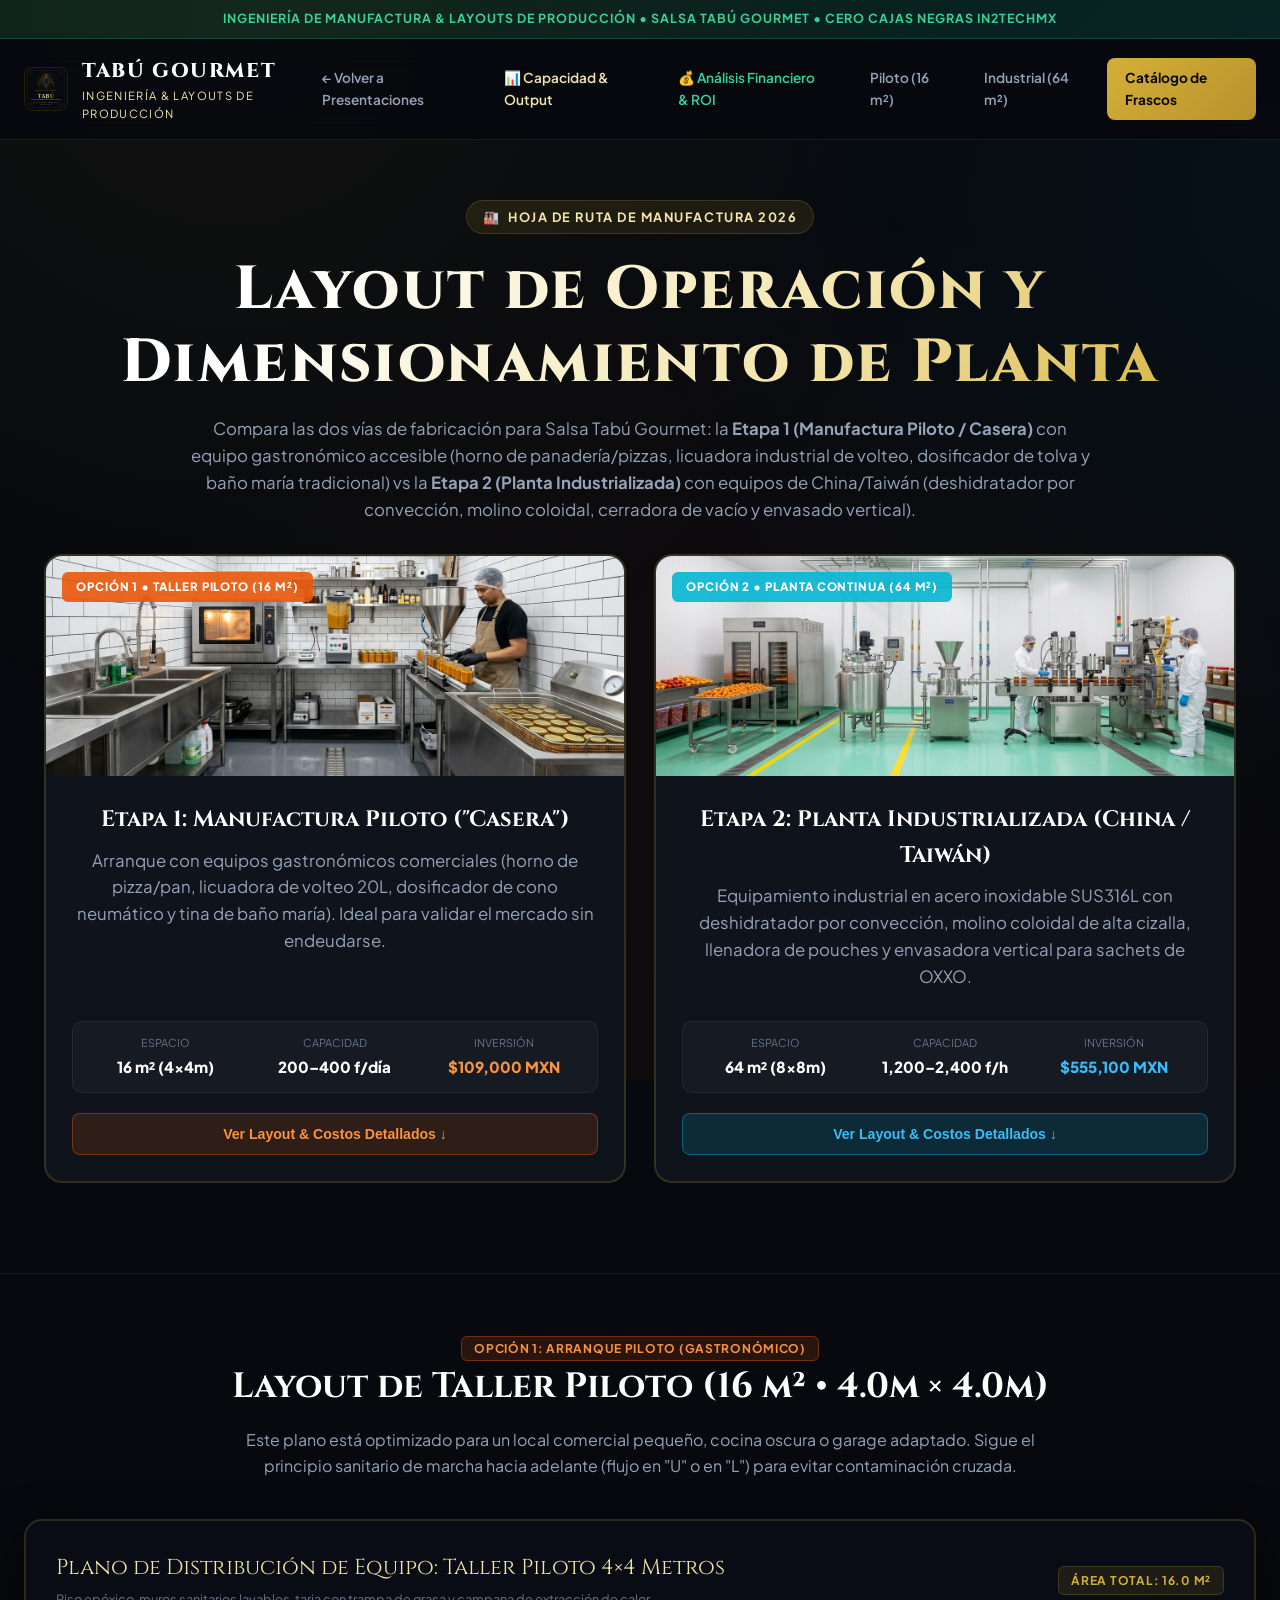
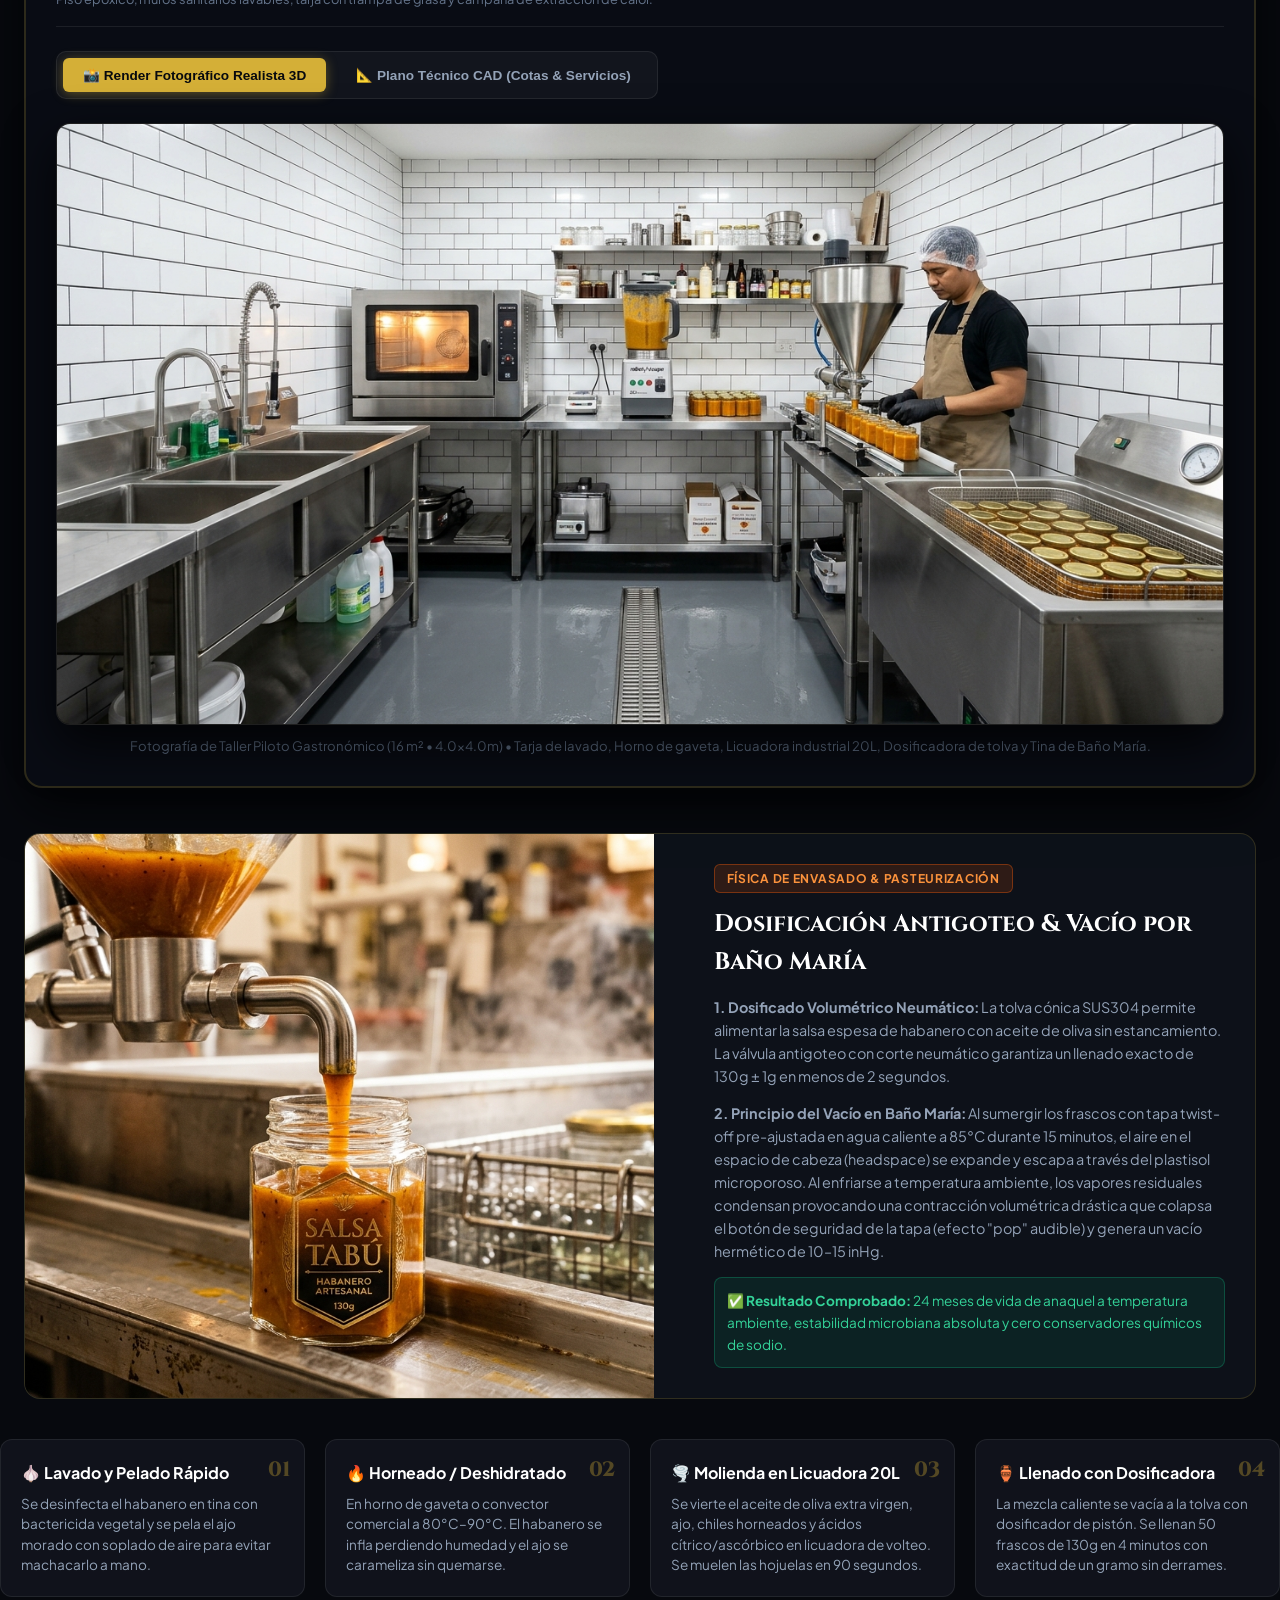
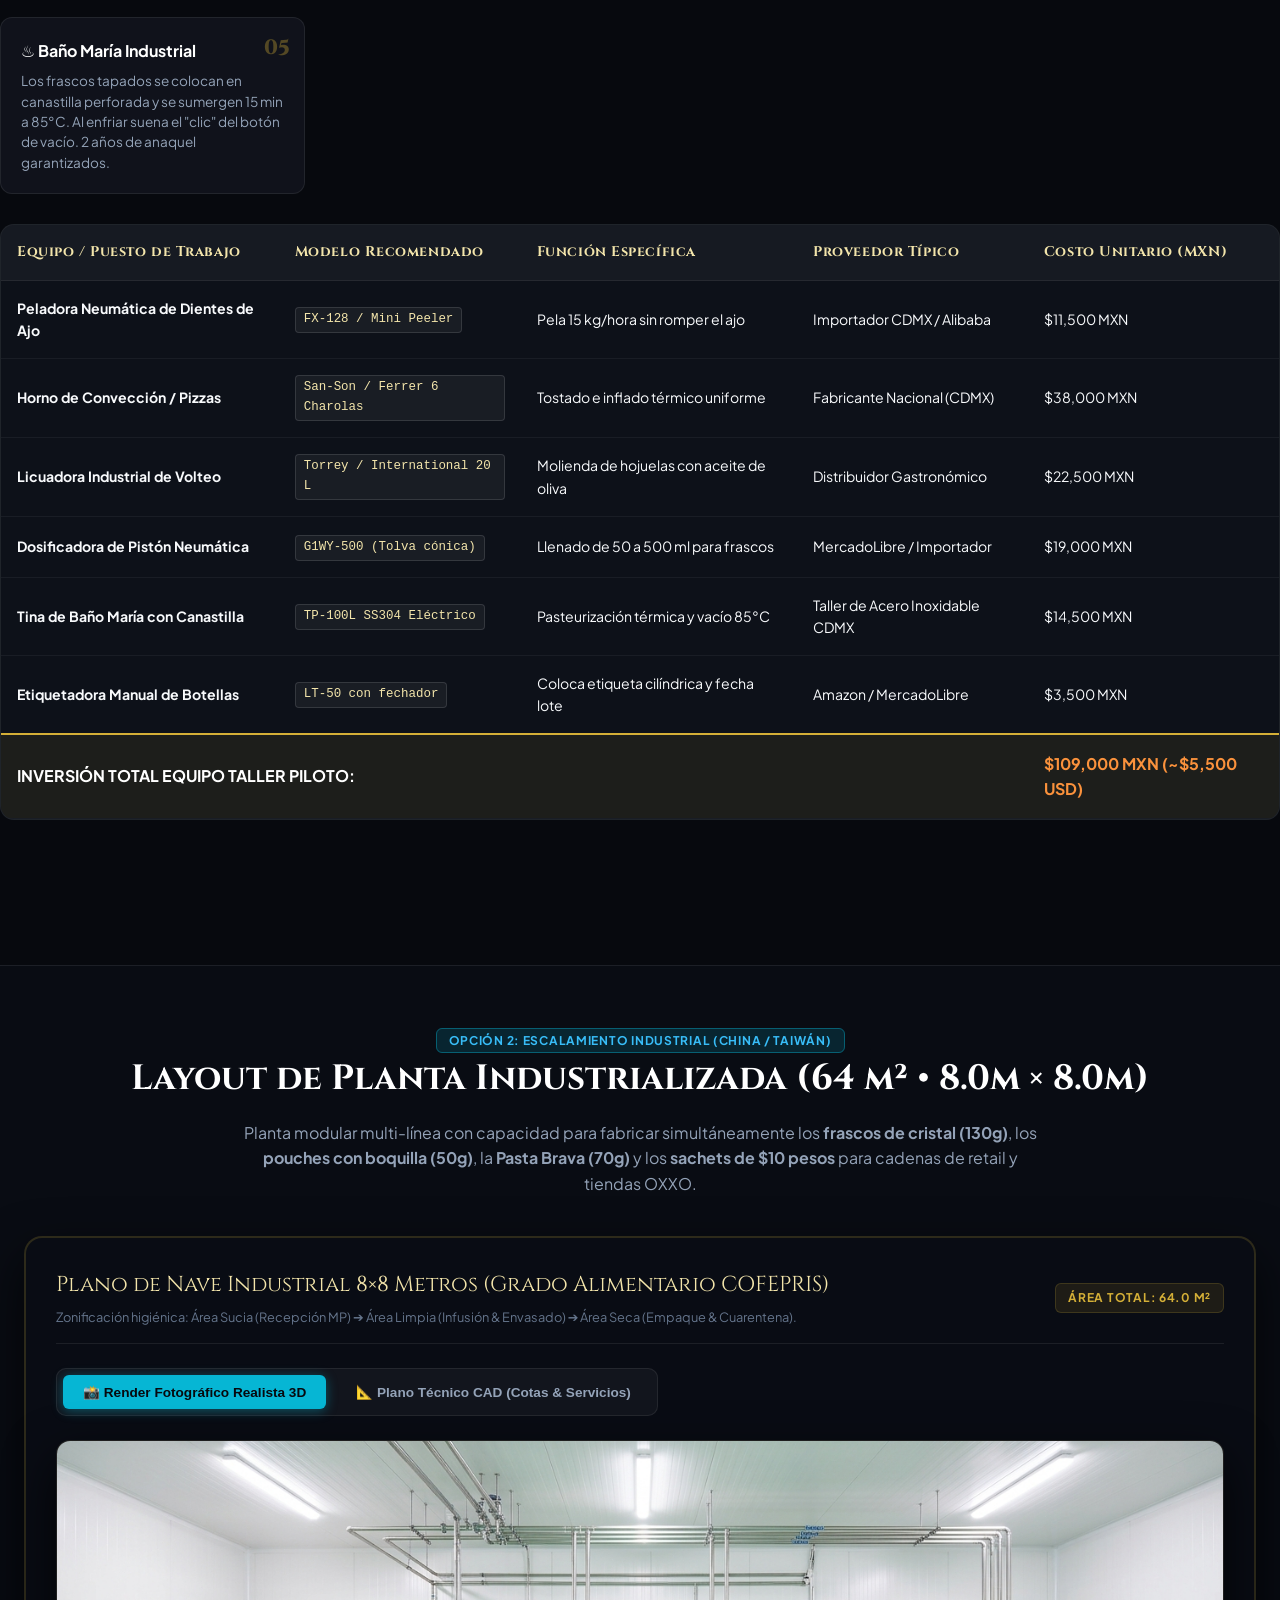
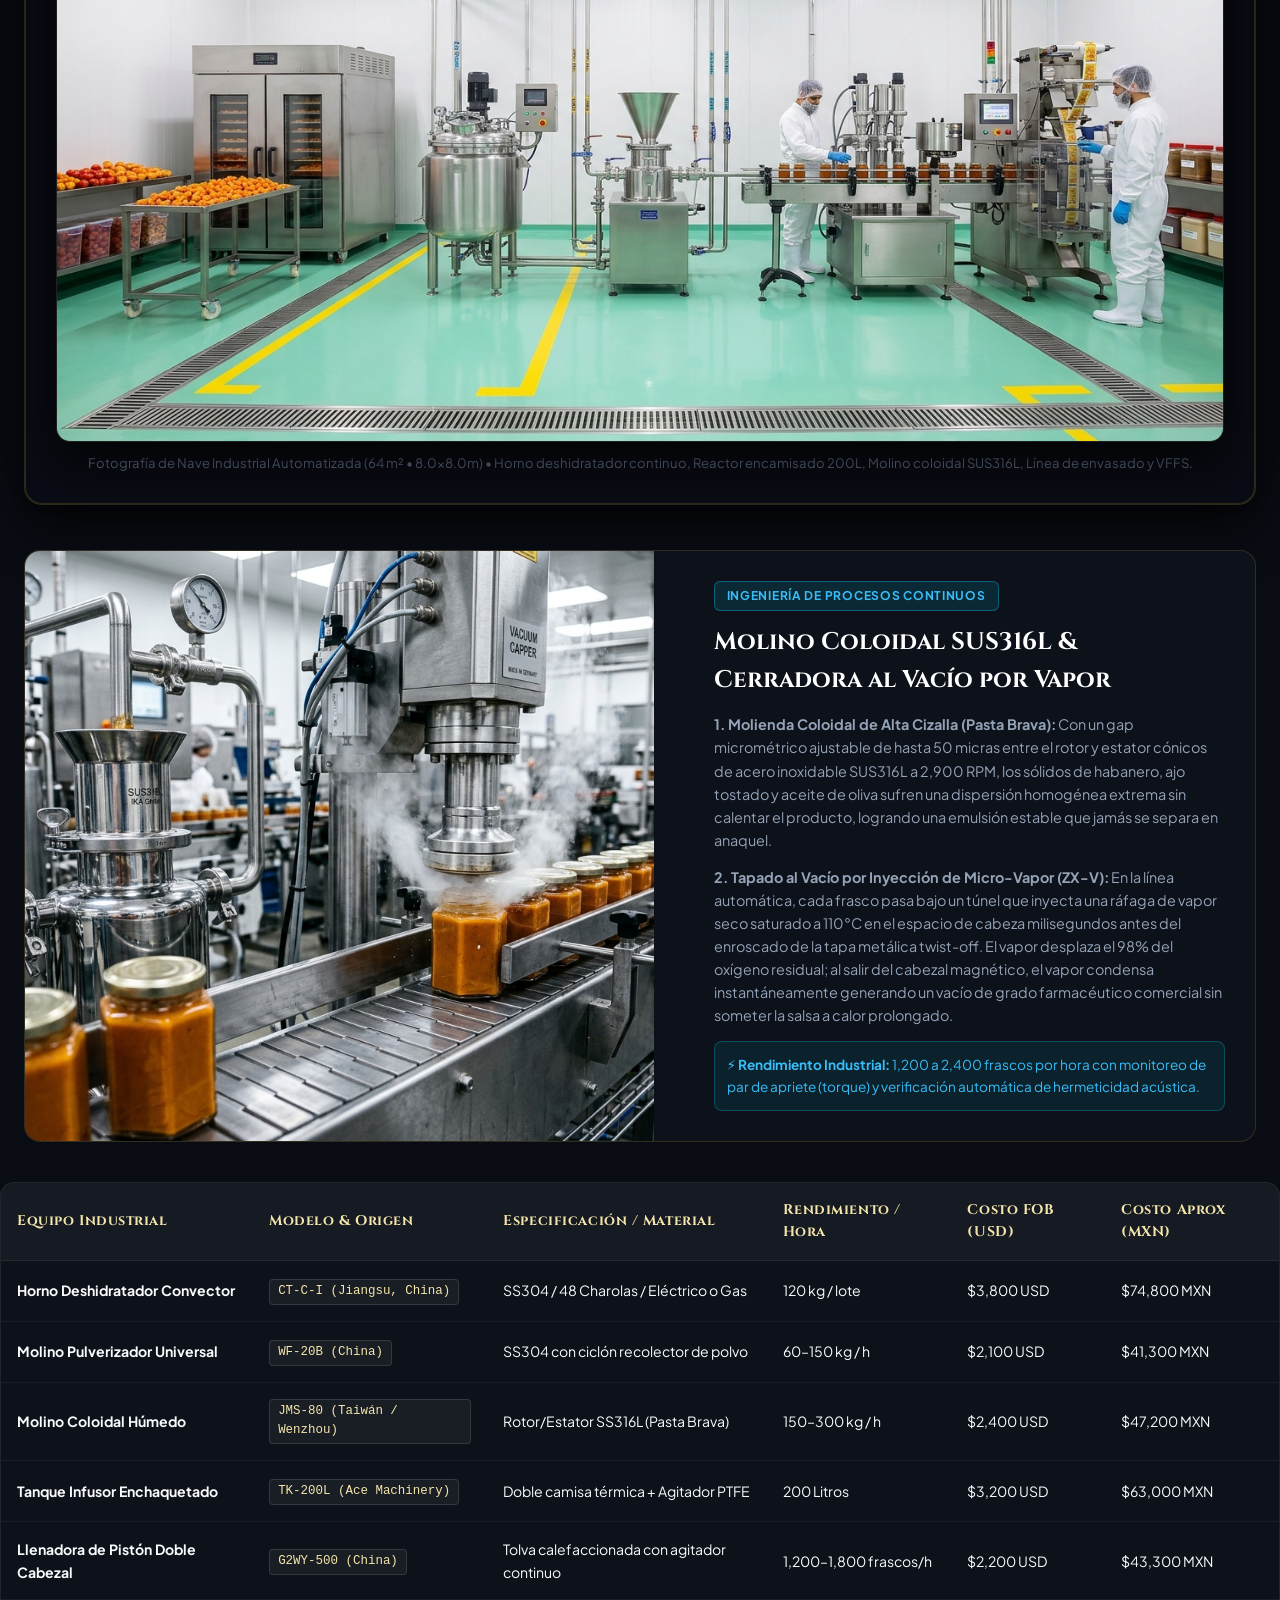
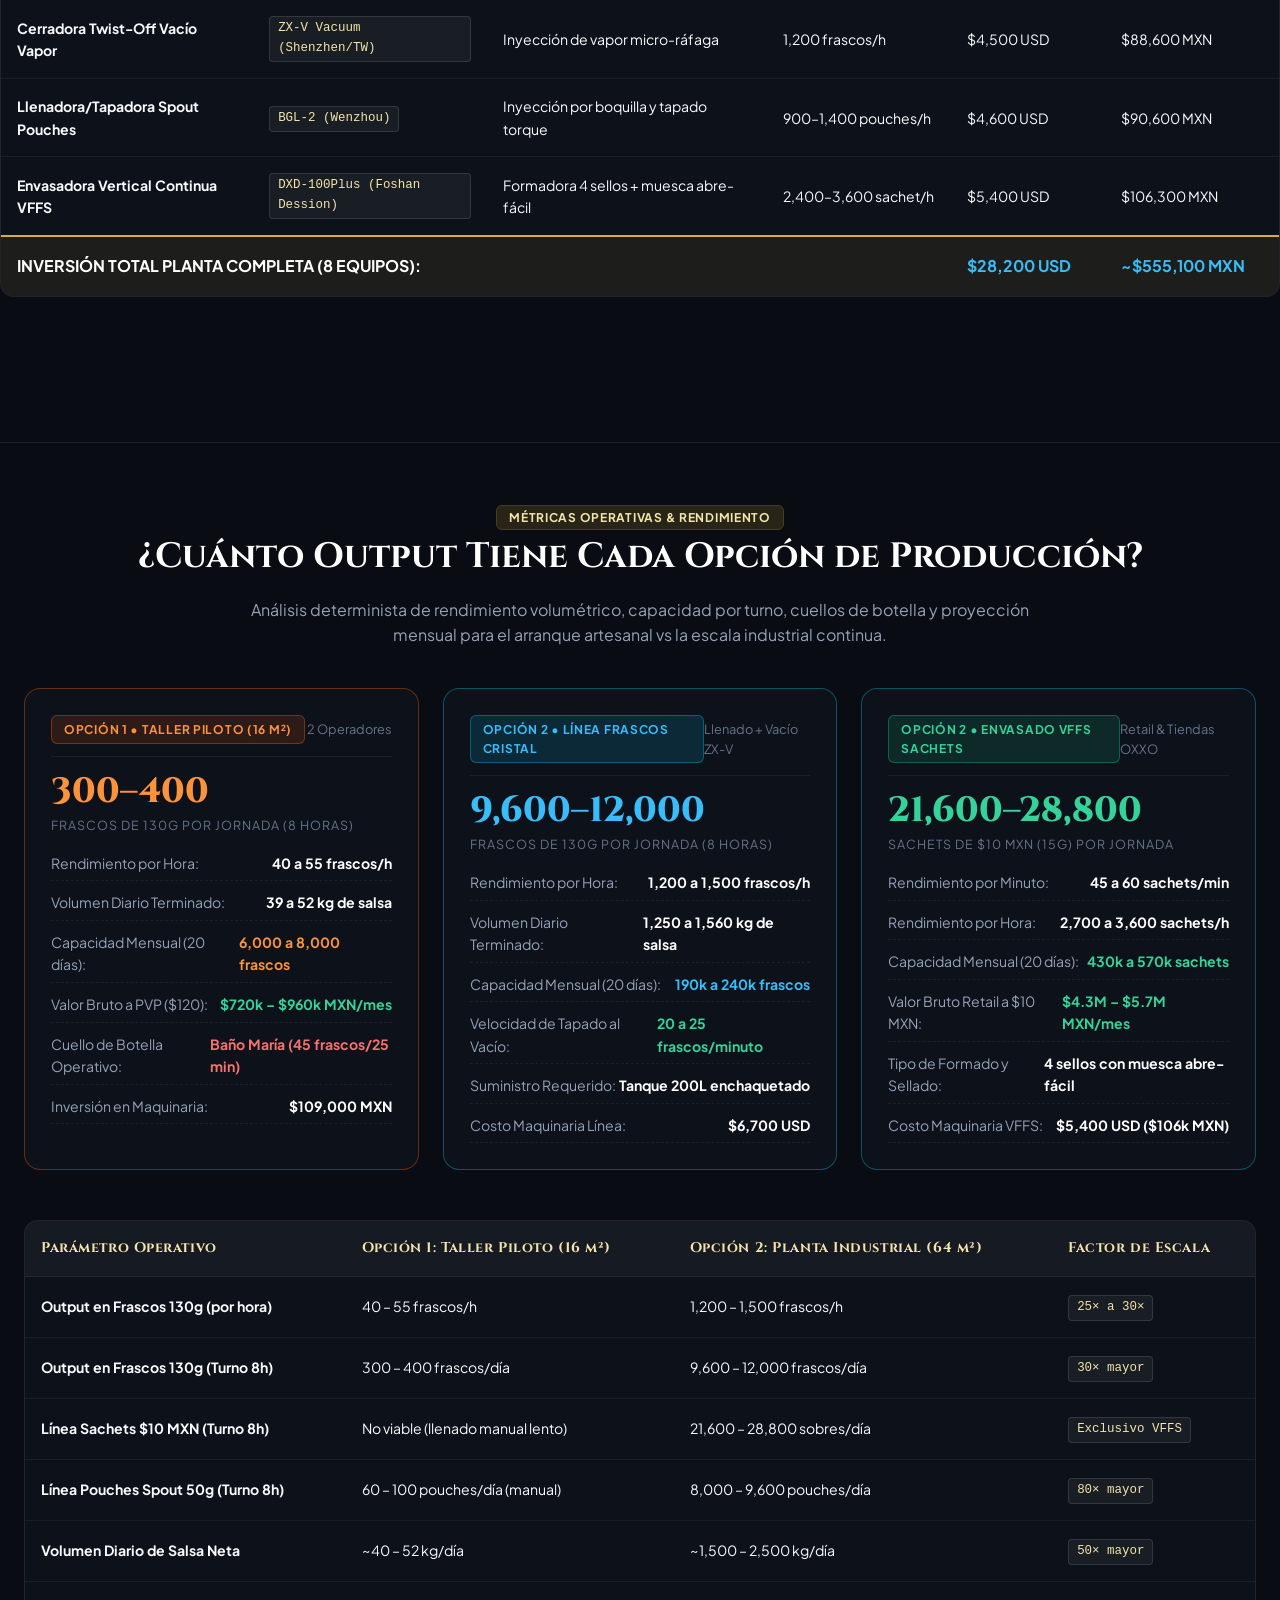
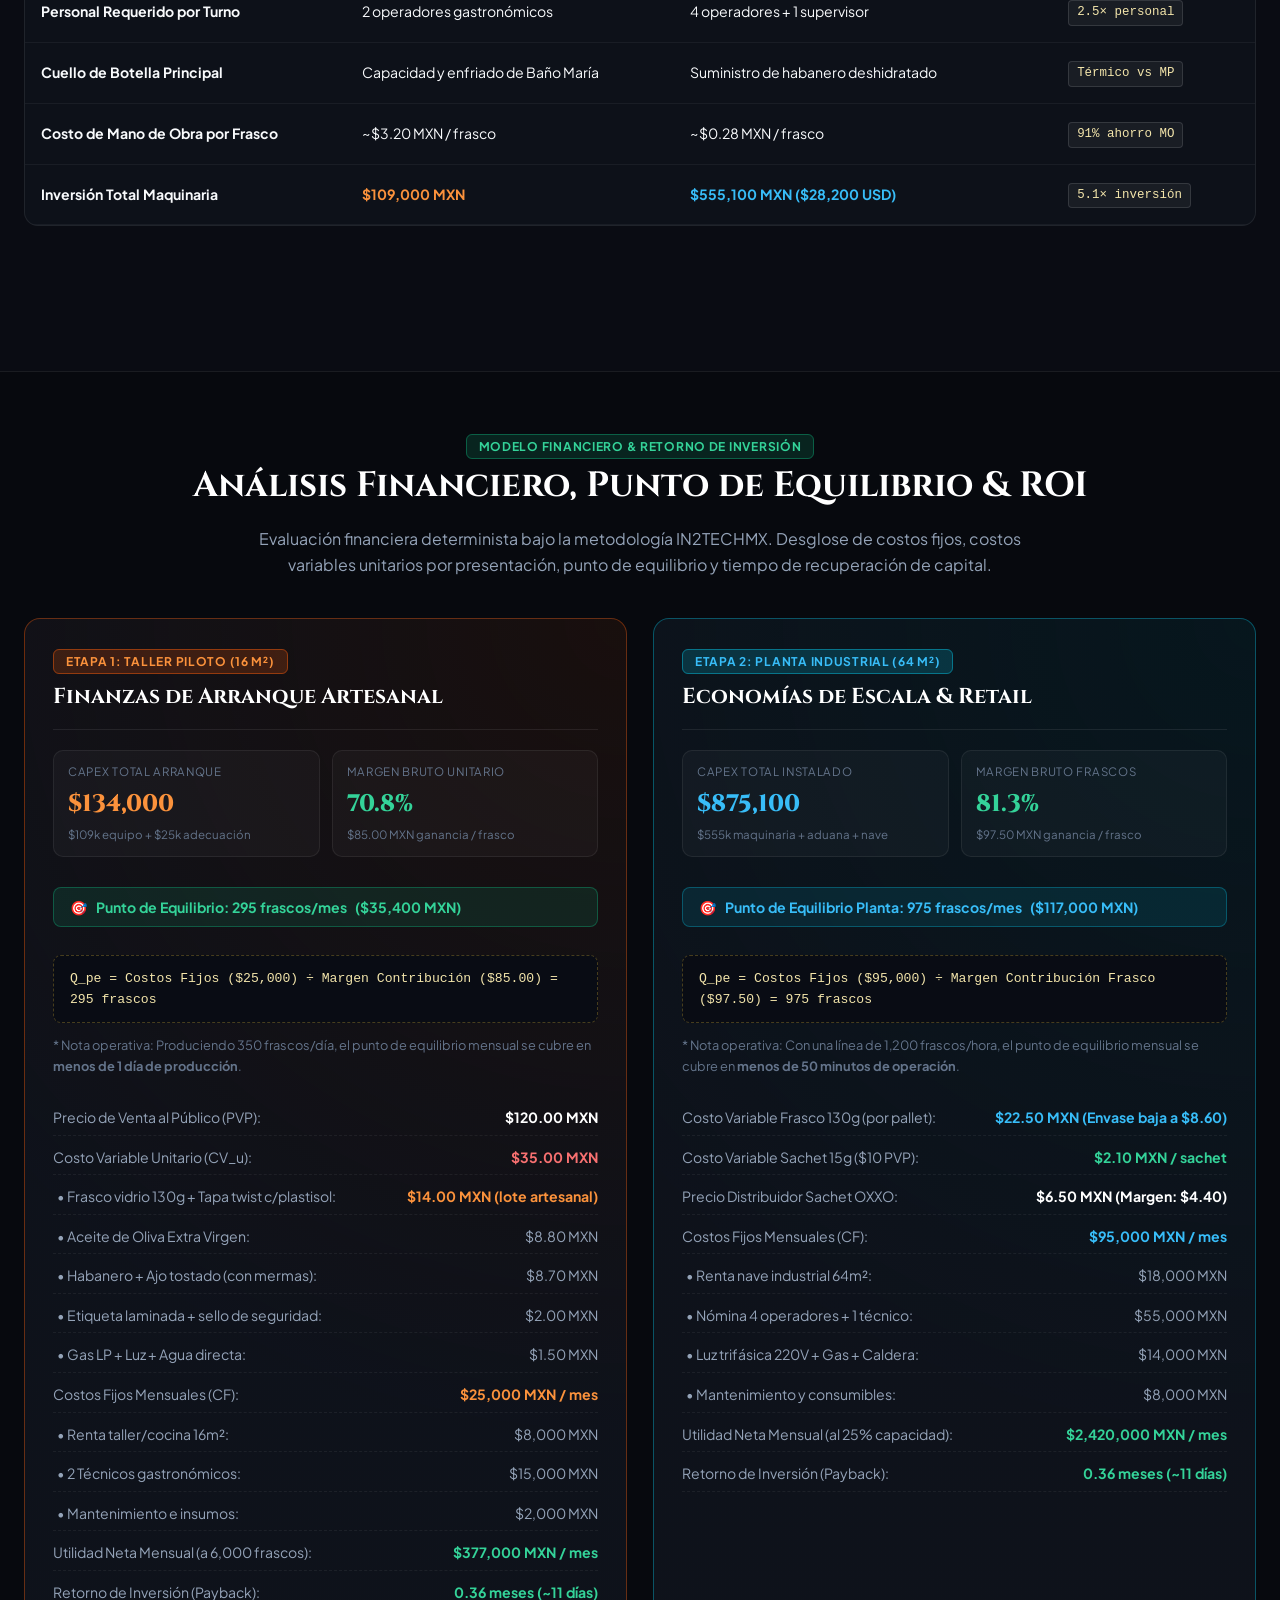
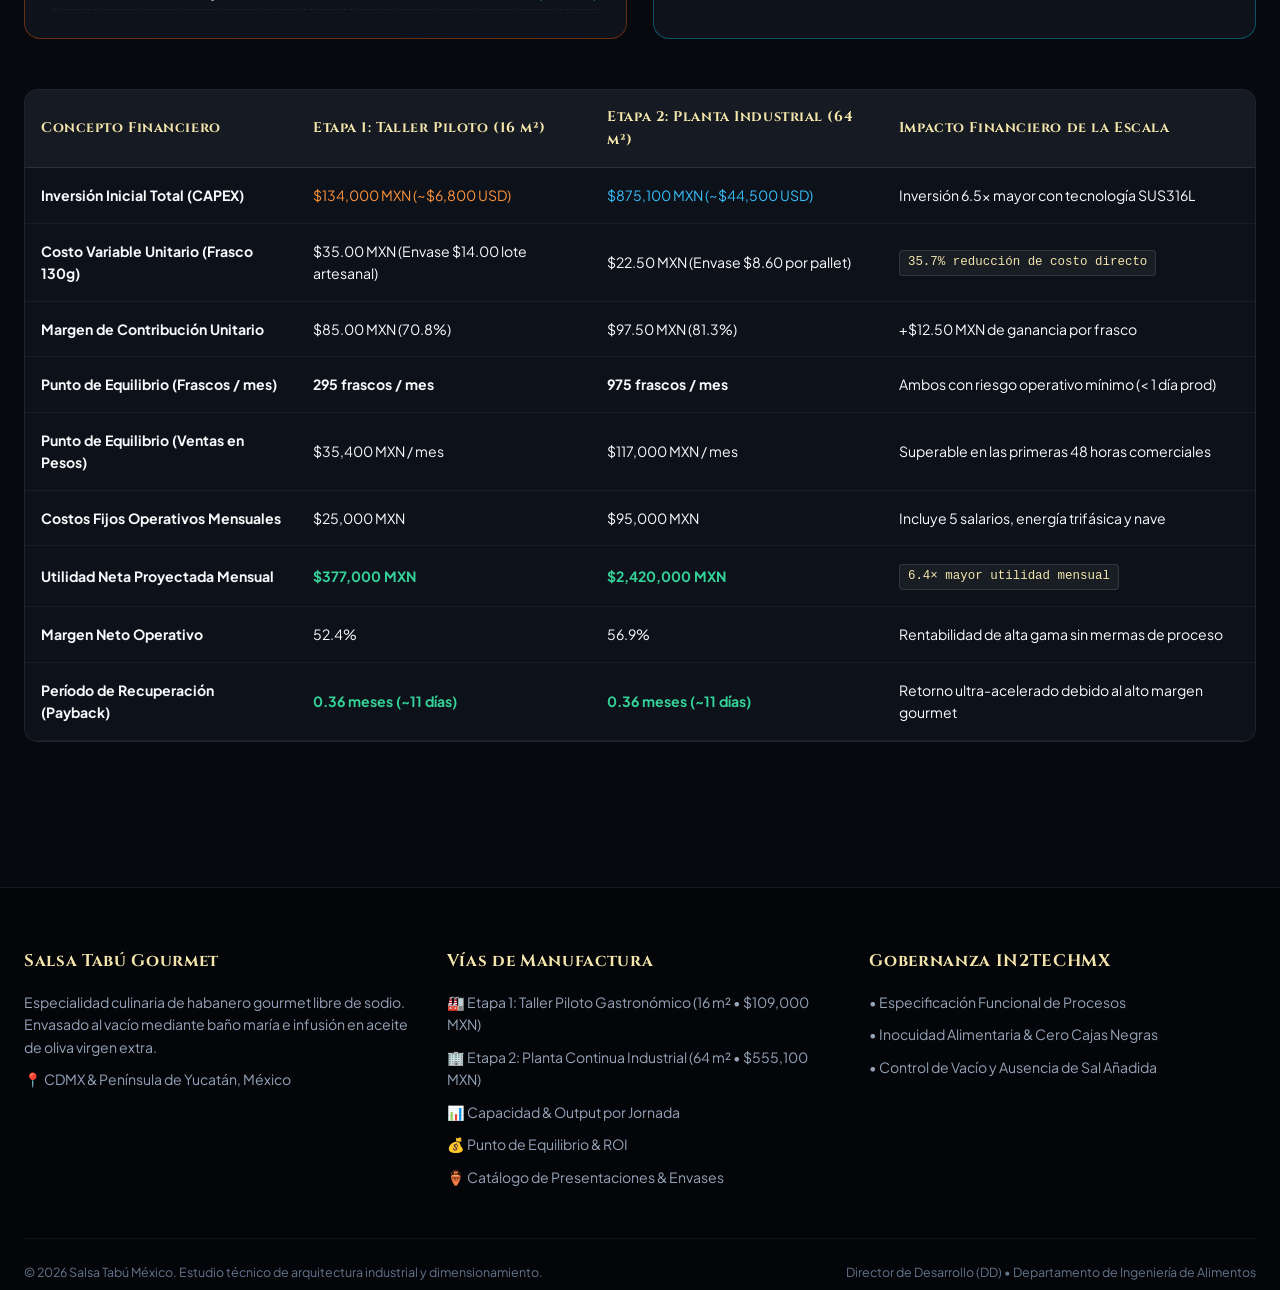
<file: produccion.html>
<!DOCTYPE html>
<html lang="es">
<head>
  <meta charset="UTF-8">
  <meta name="viewport" content="width=device-width, initial-scale=1.0">
  <title>Salsa Tabú — Ingeniería de Producción & Layouts de Planta</title>
  <meta name="description" content="Ingeniería de manufactura para Salsa Tabú Gourmet: Comparativa entre Manufactura Casera / Taller Piloto (Horno de pan/pizza, Licuadora Industrial) vs Planta Industrializada. Layouts de planta, diagramas interactivos de flujo y cotizaciones de maquinaria.">

  <!-- Google Fonts: Cinzel & Plus Jakarta Sans -->
  <link rel="preconnect" href="https://fonts.googleapis.com">
  <link rel="preconnect" href="https://fonts.gstatic.com" crossorigin>
  <link href="https://fonts.googleapis.com/css2?family=Cinzel:wght@600;700;800;900&family=Plus+Jakarta+Sans:wght@300;400;500;600;700;800&display=swap" rel="stylesheet">

  <style>
    :root {
      --bg-dark: #07090e;
      --bg-card: #0f131c;
      --bg-card-hover: #151a27;
      --gold: #d4af37;
      --gold-light: #f3e5ab;
      --gold-dark: #8c6d1f;
      --bronze: #cd7f32;
      --ruby: #e11d48;
      --orange: #ea580c;
      --emerald: #10b981;
      --cyan: #06b6d4;
      --text-main: #f8fafc;
      --text-muted: #94a3b8;
      --text-dim: #64748b;
      --border-soft: rgba(212, 175, 55, 0.18);
      --border-bright: rgba(212, 175, 55, 0.55);
      --font-serif: 'Cinzel', serif;
      --font-sans: 'Plus Jakarta Sans', system-ui, sans-serif;
    }

    * {
      box-sizing: border-box;
      margin: 0;
      padding: 0;
    }

    body {
      background-color: var(--bg-dark);
      color: var(--text-main);
      font-family: var(--font-sans);
      line-height: 1.6;
      -webkit-font-smoothing: antialiased;
      overflow-x: hidden;
    }

    body::before {
      content: '';
      position: fixed;
      top: -20%;
      left: -10%;
      width: 140vw;
      height: 140vh;
      background: radial-gradient(circle at 20% 15%, rgba(212, 175, 55, 0.06) 0%, transparent 40%),
                  radial-gradient(circle at 80% 30%, rgba(6, 182, 212, 0.05) 0%, transparent 40%),
                  radial-gradient(circle at 50% 85%, rgba(234, 88, 12, 0.05) 0%, transparent 50%);
      pointer-events: none;
      z-index: 0;
    }

    header, main, footer {
      position: relative;
      z-index: 1;
    }

    .container {
      max-width: 1440px;
      margin: 0 auto;
      padding: 0 24px;
    }

    .top-banner {
      background: rgba(16, 185, 129, 0.12);
      border-bottom: 1px solid rgba(16, 185, 129, 0.25);
      color: #34d399;
      font-size: 0.78rem;
      letter-spacing: 0.08em;
      text-transform: uppercase;
      padding: 9px 16px;
      text-align: center;
      font-weight: 700;
    }

    .navbar {
      border-bottom: 1px solid rgba(255, 255, 255, 0.08);
      padding: 16px 0;
      background: rgba(7, 9, 14, 0.88);
      backdrop-filter: blur(16px);
      position: sticky;
      top: 0;
      z-index: 100;
    }

    .nav-inner {
      display: flex;
      justify-content: space-between;
      align-items: center;
    }

    .brand-group {
      display: flex;
      align-items: center;
      gap: 14px;
      text-decoration: none;
    }

    .brand-logo-img {
      width: 44px;
      height: 44px;
      border-radius: 8px;
      border: 1px solid var(--border-soft);
      object-fit: contain;
      background: #000;
    }

    .brand-title {
      font-family: var(--font-serif);
      font-size: 1.25rem;
      font-weight: 800;
      color: #fff;
      letter-spacing: 0.08em;
    }

    .brand-subtitle {
      font-size: 0.7rem;
      color: var(--gold-light);
      text-transform: uppercase;
      letter-spacing: 0.12em;
    }

    .nav-links {
      display: flex;
      gap: 16px;
      align-items: center;
    }

    .nav-btn {
      color: var(--text-muted);
      text-decoration: none;
      font-size: 0.85rem;
      font-weight: 600;
      padding: 8px 14px;
      border-radius: 8px;
      transition: all 0.2s ease;
    }

    .nav-btn:hover, .nav-btn.active {
      color: #fff;
      background: rgba(255, 255, 255, 0.06);
    }

    .btn-gold {
      background: linear-gradient(135deg, var(--gold) 0%, #b8922c 100%);
      color: #07090e;
      padding: 9px 18px;
      border-radius: 8px;
      font-size: 0.85rem;
      font-weight: 700;
      text-decoration: none;
      display: inline-flex;
      align-items: center;
      gap: 8px;
      transition: all 0.2s;
    }

    .btn-gold:hover {
      transform: translateY(-2px);
      box-shadow: 0 6px 20px rgba(212, 175, 55, 0.4);
    }

    /* Hero */
    .hero {
      text-align: center;
      padding: 60px 20px 30px;
    }

    .hero-eyebrow {
      display: inline-flex;
      align-items: center;
      gap: 8px;
      padding: 6px 16px;
      border-radius: 999px;
      background: rgba(212, 175, 55, 0.1);
      border: 1px solid var(--border-soft);
      color: var(--gold-light);
      font-size: 0.8rem;
      letter-spacing: 0.12em;
      text-transform: uppercase;
      font-weight: 700;
      margin-bottom: 20px;
    }

    .hero h1 {
      font-family: var(--font-serif);
      font-size: clamp(2.2rem, 5vw, 3.8rem);
      font-weight: 800;
      letter-spacing: 0.04em;
      background: linear-gradient(135deg, #ffffff 20%, var(--gold-light) 65%, var(--gold) 100%);
      -webkit-background-clip: text;
      -webkit-text-fill-color: transparent;
      margin-bottom: 16px;
      line-height: 1.2;
    }

    .hero p {
      color: var(--text-muted);
      max-width: 900px;
      margin: 0 auto 30px;
      font-size: 1.05rem;
      line-height: 1.6;
    }

    /* Comparison Selector Cards (Thumbnails Hub) */
    .hub-grid {
      display: grid;
      grid-template-columns: repeat(auto-fit, minmax(360px, 1fr));
      gap: 28px;
      margin: 30px 0 60px;
    }

    .hub-card {
      background: var(--bg-card);
      border: 2px solid var(--border-soft);
      border-radius: 18px;
      overflow: hidden;
      display: flex;
      flex-direction: column;
      text-decoration: none;
      transition: all 0.35s cubic-bezier(0.2, 0.8, 0.2, 1);
      position: relative;
    }

    .hub-card:hover {
      transform: translateY(-8px);
      border-color: var(--border-bright);
      box-shadow: 0 25px 60px rgba(0, 0, 0, 0.8), 0 0 35px rgba(212, 175, 55, 0.2);
    }

    .hub-thumb-wrap {
      width: 100%;
      height: 220px;
      position: relative;
      background: #090b12;
      overflow: hidden;
      display: flex;
      align-items: center;
      justify-content: center;
    }

    .hub-thumb-svg {
      width: 100%;
      height: 100%;
      object-fit: cover;
    }

    .hub-thumb-img {
      width: 100%;
      height: 100%;
      object-fit: cover;
      transition: transform 0.4s ease;
    }

    .hub-card:hover .hub-thumb-img {
      transform: scale(1.06);
    }

    /* Interactive View Switcher */
    .view-switcher {
      display: flex;
      gap: 10px;
      margin-bottom: 24px;
      background: rgba(255, 255, 255, 0.04);
      padding: 6px;
      border-radius: 10px;
      width: fit-content;
      border: 1px solid rgba(255, 255, 255, 0.08);
    }

    .view-btn {
      background: transparent;
      border: none;
      color: var(--text-muted);
      padding: 9px 20px;
      border-radius: 6px;
      font-size: 0.85rem;
      font-weight: 700;
      cursor: pointer;
      display: inline-flex;
      align-items: center;
      gap: 8px;
      transition: all 0.2s ease;
    }

    .view-btn.active {
      background: var(--gold);
      color: #07090e;
      box-shadow: 0 2px 12px rgba(212, 175, 55, 0.4);
    }

    .view-btn-industrial.active {
      background: var(--cyan);
      color: #07090e;
      box-shadow: 0 2px 12px rgba(6, 182, 212, 0.4);
    }

    .layout-view-panel {
      display: none;
    }
    .layout-view-panel.active {
      display: block;
    }

    /* Realistic 3D Photo Box */
    .realistic-photo-wrap {
      position: relative;
      width: 100%;
      border-radius: 14px;
      overflow: hidden;
      border: 1px solid rgba(255, 255, 255, 0.12);
      box-shadow: 0 20px 50px rgba(0, 0, 0, 0.8);
      background: #000;
    }

    .realistic-photo-img {
      width: 100%;
      height: auto;
      max-height: 600px;
      object-fit: cover;
      display: block;
    }

    .photo-overlay-caption {
      position: absolute;
      bottom: 0;
      left: 0;
      right: 0;
      background: linear-gradient(180deg, transparent 0%, rgba(7, 9, 14, 0.95) 85%);
      padding: 40px 28px 24px;
      color: #fff;
    }

    .photo-caption-title {
      font-family: var(--font-serif);
      font-size: 1.35rem;
      color: var(--gold-light);
      margin-bottom: 6px;
    }

    .photo-caption-text {
      font-size: 0.9rem;
      color: var(--text-muted);
      max-width: 900px;
      line-height: 1.5;
    }

    /* Hotspot Tag Elements on Photo */
    .photo-hotspot {
      position: absolute;
      background: rgba(212, 175, 55, 0.94);
      color: #07090e;
      padding: 5px 12px;
      border-radius: 999px;
      font-size: 0.72rem;
      font-weight: 800;
      letter-spacing: 0.05em;
      box-shadow: 0 4px 15px rgba(0, 0, 0, 0.6), 0 0 15px rgba(212, 175, 55, 0.6);
      border: 1px solid #fff;
      display: inline-flex;
      align-items: center;
      gap: 5px;
      pointer-events: none;
      animation: floatTag 3s ease-in-out infinite;
    }

    .photo-hotspot.cyan {
      background: rgba(6, 182, 212, 0.95);
      color: #07090e;
      box-shadow: 0 4px 15px rgba(0, 0, 0, 0.6), 0 0 15px rgba(6, 182, 212, 0.6);
    }

    @keyframes floatTag {
      0%, 100% { transform: translateY(0); }
      50% { transform: translateY(-4px); }
    }

    /* Macro Photo Showcase Grid */
    .macro-feature-card {
      background: rgba(15, 19, 28, 0.85);
      border: 1px solid var(--border-soft);
      border-radius: 16px;
      overflow: hidden;
      display: grid;
      grid-template-columns: 1.1fr 1fr;
      gap: 30px;
      margin: 40px 0;
      align-items: center;
    }

    /* Financial Analysis Cards & Badges */
    .financial-grid {
      display: grid;
      grid-template-columns: repeat(auto-fit, minmax(340px, 1fr));
      gap: 26px;
      margin: 30px 0 50px;
    }

    .fin-card {
      background: rgba(15, 19, 28, 0.95);
      border: 1px solid var(--border-soft);
      border-radius: 16px;
      padding: 28px;
      display: flex;
      flex-direction: column;
      position: relative;
    }

    .fin-card.piloto {
      border-color: rgba(234, 88, 12, 0.4);
      background: radial-gradient(circle at 100% 0%, rgba(234, 88, 12, 0.08) 0%, rgba(15, 19, 28, 0.95) 70%);
    }

    .fin-card.industrial {
      border-color: rgba(6, 182, 212, 0.4);
      background: radial-gradient(circle at 100% 0%, rgba(6, 182, 212, 0.08) 0%, rgba(15, 19, 28, 0.95) 70%);
    }

    .fin-header {
      display: flex;
      justify-content: space-between;
      align-items: center;
      margin-bottom: 20px;
      padding-bottom: 14px;
      border-bottom: 1px solid rgba(255, 255, 255, 0.08);
    }

    .fin-title {
      font-family: var(--font-serif);
      font-size: 1.35rem;
      color: #fff;
    }

    .fin-kpi-row {
      display: grid;
      grid-template-columns: repeat(2, 1fr);
      gap: 12px;
      margin-bottom: 20px;
    }

    .fin-kpi-box {
      background: rgba(255, 255, 255, 0.03);
      border: 1px solid rgba(255, 255, 255, 0.07);
      border-radius: 10px;
      padding: 12px 14px;
    }

    .fin-kpi-label {
      font-size: 0.72rem;
      color: var(--text-dim);
      text-transform: uppercase;
      letter-spacing: 0.06em;
      margin-bottom: 4px;
    }

    .fin-kpi-value {
      font-family: var(--font-serif);
      font-size: 1.5rem;
      font-weight: 800;
      color: #fff;
    }

    .break-even-pill {
      display: inline-flex;
      align-items: center;
      gap: 8px;
      padding: 8px 16px;
      border-radius: 8px;
      background: rgba(16, 185, 129, 0.12);
      border: 1px solid rgba(16, 185, 129, 0.35);
      color: #34d399;
      font-size: 0.88rem;
      font-weight: 700;
      margin: 10px 0 16px;
    }

    .formula-box {
      background: #090c14;
      border: 1px dashed rgba(212, 175, 55, 0.3);
      border-radius: 8px;
      padding: 12px 16px;
      font-family: monospace;
      font-size: 0.82rem;
      color: var(--gold-light);
      margin: 12px 0;
    }

    /* Output Capacity Metric Cards */
    .output-metrics-grid {
      display: grid;
      grid-template-columns: repeat(auto-fit, minmax(320px, 1fr));
      gap: 24px;
      margin: 30px 0 50px;
    }

    .output-card {
      background: rgba(15, 19, 28, 0.92);
      border: 1px solid var(--border-soft);
      border-radius: 16px;
      padding: 26px;
      display: flex;
      flex-direction: column;
      position: relative;
    }

    .output-card.gold-border {
      border-color: rgba(234, 88, 12, 0.4);
    }

    .output-card.cyan-border {
      border-color: rgba(6, 182, 212, 0.4);
    }

    .output-header {
      display: flex;
      justify-content: space-between;
      align-items: center;
      margin-bottom: 16px;
      padding-bottom: 12px;
      border-bottom: 1px solid rgba(255, 255, 255, 0.06);
    }

    .output-value-big {
      font-family: var(--font-serif);
      font-size: 2.2rem;
      font-weight: 800;
      color: #fff;
      line-height: 1.1;
      margin-bottom: 4px;
    }

    .output-unit {
      font-size: 0.78rem;
      color: var(--text-dim);
      text-transform: uppercase;
      letter-spacing: 0.08em;
    }

    .output-detail-list {
      list-style: none;
      margin-top: 16px;
      display: flex;
      flex-direction: column;
      gap: 10px;
      font-size: 0.88rem;
      color: var(--text-muted);
    }

    .output-detail-list li {
      display: flex;
      justify-content: space-between;
      border-bottom: 1px dashed rgba(255, 255, 255, 0.06);
      padding-bottom: 6px;
    }
    }

    @media (max-width: 920px) {
      .macro-feature-card {
        grid-template-columns: 1fr;
      }
    }

    .macro-feature-img-wrap {
      width: 100%;
      height: 100%;
      min-height: 340px;
      overflow: hidden;
      background: #000;
    }

    .macro-feature-img {
      width: 100%;
      height: 100%;
      object-fit: cover;
      display: block;
      transition: transform 0.5s ease;
    }

    .macro-feature-card:hover .macro-feature-img {
      transform: scale(1.04);
    }

    .macro-feature-content {
      padding: 30px;
    }

    .hub-badge {
      position: absolute;
      top: 16px;
      left: 16px;
      padding: 6px 14px;
      border-radius: 6px;
      font-size: 0.72rem;
      font-weight: 800;
      letter-spacing: 0.08em;
      text-transform: uppercase;
      z-index: 5;
    }

    .badge-casera {
      background: rgba(234, 88, 12, 0.9);
      color: #fff;
    }

    .badge-industrial {
      background: rgba(6, 182, 212, 0.9);
      color: #fff;
    }

    .hub-body {
      padding: 26px;
      display: flex;
      flex-direction: column;
      flex-grow: 1;
    }

    .hub-title {
      font-family: var(--font-serif);
      font-size: 1.4rem;
      font-weight: 700;
      color: #fff;
      margin-bottom: 10px;
    }

    .hub-desc {
      color: var(--text-muted);
      font-size: 0.9rem;
      line-height: 1.55;
      margin-bottom: 20px;
      flex-grow: 1;
    }

    .hub-stats-row {
      display: grid;
      grid-template-columns: repeat(3, 1fr);
      gap: 8px;
      background: rgba(255, 255, 255, 0.03);
      border: 1px solid rgba(255, 255, 255, 0.06);
      border-radius: 10px;
      padding: 12px;
      margin-bottom: 20px;
      text-align: center;
    }

    .stat-label {
      font-size: 0.68rem;
      color: var(--text-dim);
      text-transform: uppercase;
      margin-bottom: 4px;
    }

    .stat-val {
      font-size: 0.95rem;
      font-weight: 800;
      color: #fff;
    }

    .hub-btn {
      width: 100%;
      padding: 12px;
      border-radius: 8px;
      font-weight: 700;
      font-size: 0.88rem;
      text-align: center;
      transition: all 0.2s;
      border: none;
      cursor: pointer;
    }

    .hub-btn-casera {
      background: rgba(234, 88, 12, 0.15);
      border: 1px solid rgba(234, 88, 12, 0.4);
      color: #fb923c;
    }
    .hub-card:hover .hub-btn-casera {
      background: var(--orange);
      color: #fff;
    }

    .hub-btn-industrial {
      background: rgba(6, 182, 212, 0.15);
      border: 1px solid rgba(6, 182, 212, 0.4);
      color: #38bdf8;
    }
    .hub-card:hover .hub-btn-industrial {
      background: var(--cyan);
      color: #07090e;
    }

    /* Detailed Plan Section */
    .plan-section {
      padding: 60px 0 100px;
      border-top: 1px solid rgba(255, 255, 255, 0.08);
    }

    .section-header {
      text-align: center;
      margin-bottom: 40px;
    }

    .section-title {
      font-family: var(--font-serif);
      font-size: 2.2rem;
      color: #fff;
      margin-bottom: 12px;
    }

    .section-desc {
      color: var(--text-muted);
      max-width: 800px;
      margin: 0 auto;
      font-size: 1rem;
    }

    /* Layout Visual Blueprint */
    .layout-box {
      background: #090c14;
      border: 2px solid var(--border-soft);
      border-radius: 18px;
      padding: 30px;
      margin-bottom: 45px;
      box-shadow: 0 20px 50px rgba(0, 0, 0, 0.7);
    }

    .blueprint-header {
      display: flex;
      justify-content: space-between;
      align-items: center;
      flex-wrap: wrap;
      gap: 12px;
      margin-bottom: 24px;
      border-bottom: 1px solid rgba(255, 255, 255, 0.08);
      padding-bottom: 16px;
    }

    .blueprint-title {
      font-family: var(--font-serif);
      font-size: 1.35rem;
      color: var(--gold-light);
    }

    .dim-tag {
      background: rgba(212, 175, 55, 0.1);
      border: 1px solid var(--border-soft);
      color: var(--gold);
      padding: 4px 12px;
      border-radius: 6px;
      font-size: 0.75rem;
      font-weight: 700;
      text-transform: uppercase;
      letter-spacing: 0.06em;
    }

    .interactive-svg-wrap {
      width: 100%;
      overflow-x: auto;
      border-radius: 12px;
      background: #05070b;
      padding: 10px;
    }

    /* Animated Flow indicator */
    @keyframes pulseDash {
      to {
        stroke-dashoffset: -40;
      }
    }

    .flow-line {
      stroke-dasharray: 8 6;
      animation: pulseDash 1.2s linear infinite;
    }

    /* Machine Specs Table */
    .table-wrap {
      width: 100%;
      overflow-x: auto;
      margin: 30px 0 45px;
      border: 1px solid rgba(255, 255, 255, 0.08);
      border-radius: 14px;
      background: rgba(15, 19, 28, 0.85);
    }

    table {
      width: 100%;
      border-collapse: collapse;
      text-align: left;
      font-size: 0.88rem;
    }

    th {
      background: rgba(255, 255, 255, 0.04);
      color: var(--gold-light);
      font-family: var(--font-serif);
      padding: 16px;
      border-bottom: 1px solid rgba(255, 255, 255, 0.1);
      letter-spacing: 0.04em;
    }

    td {
      padding: 16px;
      border-bottom: 1px solid rgba(255, 255, 255, 0.05);
      color: var(--text-main);
    }

    tr:hover td {
      background: rgba(255, 255, 255, 0.02);
    }

    .total-row td {
      background: rgba(212, 175, 55, 0.08);
      font-weight: 800;
      font-size: 1rem;
      color: #fff;
      border-top: 2px solid var(--gold);
    }

    .tag-model {
      display: inline-block;
      background: rgba(255, 255, 255, 0.05);
      border: 1px solid rgba(255, 255, 255, 0.12);
      border-radius: 4px;
      padding: 2px 8px;
      font-size: 0.78rem;
      font-family: monospace;
      color: var(--gold-light);
    }

    /* Process Flow Step Cards */
    .step-flow-grid {
      display: grid;
      grid-template-columns: repeat(auto-fit, minmax(250px, 1fr));
      gap: 20px;
      margin-top: 30px;
    }

    .step-card {
      background: rgba(20, 24, 34, 0.7);
      border: 1px solid rgba(255, 255, 255, 0.08);
      border-radius: 12px;
      padding: 20px;
      position: relative;
    }

    .step-num {
      position: absolute;
      top: 14px;
      right: 14px;
      font-family: var(--font-serif);
      font-size: 1.3rem;
      font-weight: 800;
      color: rgba(212, 175, 55, 0.35);
    }

    .step-title {
      font-size: 1rem;
      font-weight: 700;
      color: #fff;
      margin-bottom: 8px;
      display: flex;
      align-items: center;
      gap: 8px;
    }

    .step-desc {
      font-size: 0.85rem;
      color: var(--text-muted);
      line-height: 1.5;
    }

    /* Footer */
    footer {
      background: #040508;
      border-top: 1px solid rgba(255, 255, 255, 0.08);
      padding: 60px 0 35px;
      color: var(--text-muted);
      font-size: 0.88rem;
    }

    .footer-grid {
      display: grid;
      grid-template-columns: repeat(auto-fit, minmax(280px, 1fr));
      gap: 36px;
      margin-bottom: 40px;
    }

    .footer-col h4 {
      font-family: var(--font-serif);
      color: var(--gold-light);
      font-size: 1.05rem;
      margin-bottom: 16px;
      letter-spacing: 0.04em;
    }

    .footer-col p, .footer-col a {
      color: var(--text-muted);
      text-decoration: none;
      display: block;
      margin-bottom: 10px;
    }

    .footer-col a:hover {
      color: var(--gold);
    }

    .footer-bottom {
      border-top: 1px solid rgba(255, 255, 255, 0.05);
      padding-top: 24px;
      display: flex;
      flex-wrap: wrap;
      justify-content: space-between;
      align-items: center;
      font-size: 0.78rem;
      color: var(--text-dim);
    }
  </style>
</head>
<body>

  <!-- Top Governance Banner -->
  <div class="top-banner">
    Ingeniería de Manufactura & Layouts de Producción • Salsa Tabú Gourmet • Cero Cajas Negras IN2TECHMX
  </div>

  <!-- Navbar -->
  <nav class="navbar">
    <div class="container nav-inner">
      <a href="index.html" class="brand-group">
        <img src="assets/images/logo_tabu_gourmet.svg" alt="Salsa Tabú Logo" class="brand-logo-img">
        <div>
          <div class="brand-title">TABÚ GOURMET</div>
          <div class="brand-subtitle">Ingeniería & Layouts de Producción</div>
        </div>
      </a>
      <div class="nav-links">
        <a href="index.html" class="nav-btn">← Volver a Presentaciones</a>
        <a href="#seccion-output" class="nav-btn" style="color: var(--gold-light);">📊 Capacidad & Output</a>
        <a href="#seccion-finanzas" class="nav-btn" style="color: #34d399;">💰 Análisis Financiero & ROI</a>
        <a href="#etapa-casera" class="nav-btn">Piloto (16 m²)</a>
        <a href="#etapa-industrial" class="nav-btn">Industrial (64 m²)</a>
        <a href="index.html#showcase" class="btn-gold">Catálogo de Frascos</a>
      </div>
    </div>
  </nav>

  <!-- Hero Section -->
  <header class="container">
    <div class="hero">
      <div class="hero-eyebrow">
        <span>🏭</span> Hoja de Ruta de Manufactura 2026
      </div>
      <h1>Layout de Operación y Dimensionamiento de Planta</h1>
      <p>
        Compara las dos vías de fabricación para Salsa Tabú Gourmet: la <strong>Etapa 1 (Manufactura Piloto / Casera)</strong> con equipo gastronómico accesible (horno de panadería/pizzas, licuadora industrial de volteo, dosificador de tolva y baño maría tradicional) vs la <strong>Etapa 2 (Planta Industrializada)</strong> con equipos de China/Taiwán (deshidratador por convección, molino coloidal, cerradora de vacío y envasado vertical).
      </p>

      <!-- Comparison Hub with Thumbnails (Link 1 & Link 2) -->
      <div class="hub-grid">
        <!-- Thumbnail Link 1: Manufactura Casera / Piloto -->
        <a href="#etapa-casera" class="hub-card">
          <div class="hub-thumb-wrap">
            <img src="assets/images/produccion/layout_taller_piloto_16m2_realista.jpg" alt="Render Fotográfico Taller Piloto 16m²" class="hub-thumb-img">
            <span class="hub-badge badge-casera">Opción 1 • Taller Piloto (16 m²)</span>
          </div>
          <div class="hub-body">
            <h3 class="hub-title">Etapa 1: Manufactura Piloto ("Casera")</h3>
            <p class="hub-desc">
              Arranque con equipos gastronómicos comerciales (horno de pizza/pan, licuadora de volteo 20L, dosificador de cono neumático y tina de baño maría). Ideal para validar el mercado sin endeudarse.
            </p>
            <div class="hub-stats-row">
              <div>
                <div class="stat-label">Espacio</div>
                <div class="stat-val">16 m² (4×4m)</div>
              </div>
              <div>
                <div class="stat-label">Capacidad</div>
                <div class="stat-val">200–400 f/día</div>
              </div>
              <div>
                <div class="stat-label">Inversión</div>
                <div class="stat-val" style="color: #fb923c;">$109,000 MXN</div>
              </div>
            </div>
            <button class="hub-btn hub-btn-casera">Ver Layout & Costos Detallados ↓</button>
          </div>
        </a>

        <!-- Thumbnail Link 2: Planta Industrializada -->
        <a href="#etapa-industrial" class="hub-card">
          <div class="hub-thumb-wrap">
            <img src="assets/images/produccion/layout_planta_industrial_64m2_realista.jpg" alt="Render Fotográfico Planta Industrial 64m²" class="hub-thumb-img">
            <span class="hub-badge badge-industrial">Opción 2 • Planta Continua (64 m²)</span>
          </div>
          <div class="hub-body">
            <h3 class="hub-title">Etapa 2: Planta Industrializada (China / Taiwán)</h3>
            <p class="hub-desc">
              Equipamiento industrial en acero inoxidable SUS316L con deshidratador por convección, molino coloidal de alta cizalla, llenadora de pouches y envasadora vertical para sachets de OXXO.
            </p>
            <div class="hub-stats-row">
              <div>
                <div class="stat-label">Espacio</div>
                <div class="stat-val">64 m² (8×8m)</div>
              </div>
              <div>
                <div class="stat-label">Capacidad</div>
                <div class="stat-val">1,200–2,400 f/h</div>
              </div>
              <div>
                <div class="stat-label">Inversión</div>
                <div class="stat-val" style="color: #38bdf8;">$555,100 MXN</div>
              </div>
            </div>
            <button class="hub-btn hub-btn-industrial">Ver Layout & Costos Detallados ↓</button>
          </div>
        </a>
      </div>
    </div>
  </header>

  <!-- Section 1: Detailed Layout Etapa Casera / Piloto -->
  <section class="plan-section" id="etapa-casera">
    <div class="container">
      <div class="section-header">
        <span class="dim-tag" style="background: rgba(234, 88, 12, 0.15); color: #fb923c; border-color: rgba(234, 88, 12, 0.4);">
          Opción 1: Arranque Piloto (Gastronómico)
        </span>
        <h2 class="section-title">Layout de Taller Piloto (16 m² • 4.0m × 4.0m)</h2>
        <p class="section-desc">
          Este plano está optimizado para un local comercial pequeño, cocina oscura o garage adaptado. Sigue el principio sanitario de marcha hacia adelante (flujo en "U" o en "L") para evitar contaminación cruzada.
        </p>
      </div>

      <!-- Blueprint & 3D Realistic Layout Casera -->
      <div class="layout-box">
        <div class="blueprint-header">
          <div>
            <div class="blueprint-title">Plano de Distribución de Equipo: Taller Piloto 4×4 Metros</div>
            <div style="font-size: 0.8rem; color: var(--text-dim); margin-top: 4px;">Piso epóxico, muros sanitarios lavables, tarja con trampa de grasa y campana de extracción de calor.</div>
          </div>
          <span class="dim-tag">Área Total: 16.0 m²</span>
        </div>

        <!-- View Mode Switcher -->
        <div class="view-switcher">
          <button class="view-btn active" id="btn-casera-photo" onclick="switchLayoutView('casera', 'photo')">📸 Render Fotográfico Realista 3D</button>
          <button class="view-btn" id="btn-casera-cad" onclick="switchLayoutView('casera', 'cad')">📐 Plano Técnico CAD (Cotas & Servicios)</button>
        </div>

        <!-- Panel 1: Render Fotográfico Realista 3D (Limpio, sin leyendas ni frames) -->
        <div class="layout-view-panel active" id="casera-view-photo">
          <div class="realistic-photo-wrap">
            <img src="assets/images/produccion/layout_taller_piloto_16m2_realista.jpg" alt="Fotografía Realista Taller Piloto 16m²" class="realistic-photo-img">
          </div>
          <div style="margin-top: 10px; font-size: 0.82rem; color: var(--text-dim); text-align: center;">
            Fotografía de Taller Piloto Gastronómico (16 m² • 4.0×4.0m) • Tarja de lavado, Horno de gaveta, Licuadora industrial 20L, Dosificadora de tolva y Tina de Baño María.
          </div>
        </div>

        <!-- Panel 2: Plano Vectorial Técnico CAD -->
        <div class="layout-view-panel" id="casera-view-cad">
          <div class="interactive-svg-wrap">
            <svg viewBox="0 0 900 520" width="100%" height="520" xmlns="http://www.w3.org/2000/svg">
              <!-- Room Perimeter -->
              <rect x="20" y="20" width="860" height="480" rx="12" fill="#080b12" stroke="#ea580c" stroke-width="3"/>
              <!-- Grid Lines 1m = 100px -->
              <defs>
                <pattern id="smallGrid" width="40" height="40" patternUnits="userSpaceOnUse">
                  <path d="M 40 0 L 0 0 0 40" fill="none" stroke="rgba(255, 255, 255, 0.04)" stroke-width="1"/>
                </pattern>
              </defs>
              <rect x="20" y="20" width="860" height="480" fill="url(#smallGrid)"/>

              <!-- Wall Annotations -->
              <text x="430" y="45" fill="#64748b" font-size="12" text-anchor="middle">MURO NORTE (EXTRACCIÓN & CALOR) - 4.0 METROS</text>
              <text x="45" y="260" fill="#64748b" font-size="12" text-anchor="middle" transform="rotate(-90 45,260)">ACCESO MP (LAVADO) - 4.0 METROS</text>

              <!-- WORKSTATION 1: Lavado y Pelado (Top Left) -->
              <g id="ws1">
                <rect x="60" y="70" width="160" height="90" rx="8" fill="#151b28" stroke="#38bdf8" stroke-width="2"/>
                <text x="140" y="105" fill="#38bdf8" font-size="13" font-weight="bold" text-anchor="middle">ZONA 1: TARJA & PELADO</text>
                <text x="140" y="125" fill="#94a3b8" font-size="11" text-anchor="middle">Tarja Doble Tina SS304</text>
                <text x="140" y="142" fill="#94a3b8" font-size="10" text-anchor="middle">+ Peladora de Ajo FX-128</text>
              </g>

              <!-- WORKSTATION 2: Horneado y Tostado (Top Center) -->
              <g id="ws2">
                <rect x="260" y="70" width="180" height="110" rx="8" fill="#1e1814" stroke="#ea580c" stroke-width="2"/>
                <text x="350" y="105" fill="#fb923c" font-size="13" font-weight="bold" text-anchor="middle">ZONA 2: HORNEADO</text>
                <text x="350" y="125" fill="#fcd34d" font-size="11" text-anchor="middle">Horno de Pan/Pizza (San-Son)</text>
                <text x="350" y="145" fill="#94a3b8" font-size="10" text-anchor="middle">Tostado de habanero inflado</text>
                <text x="350" y="162" fill="#94a3b8" font-size="10" text-anchor="middle">y rostizado de ajo morado</text>
              </g>

              <!-- WORKSTATION 3: Licuado y Molienda (Top Right) -->
              <g id="ws3">
                <rect x="480" y="70" width="170" height="110" rx="8" fill="#151b28" stroke="#d4af37" stroke-width="2"/>
                <text x="565" y="105" fill="#f3e5ab" font-size="13" font-weight="bold" text-anchor="middle">ZONA 3: MOLIENDA</text>
                <text x="565" y="125" fill="#d4af37" font-size="11" text-anchor="middle">Licuadora Industrial 20L</text>
                <text x="565" y="145" fill="#94a3b8" font-size="10" text-anchor="middle">Infusión con Aceite de Oliva EV</text>
                <text x="565" y="162" fill="#94a3b8" font-size="10" text-anchor="middle">+ Ácido Ascórbico/Cítrico</text>
              </g>

              <!-- WORKSTATION 4: Dosificado y Llenado (Right Middle) -->
              <g id="ws4">
                <rect x="680" y="160" width="170" height="130" rx="8" fill="#1a1c24" stroke="#d4af37" stroke-width="2"/>
                <text x="765" y="195" fill="#d4af37" font-size="13" font-weight="bold" text-anchor="middle">ZONA 4: LLENADO</text>
                <text x="765" y="220" fill="#fff" font-size="11" text-anchor="middle">Dosificadora Neumática</text>
                <text x="765" y="240" fill="#94a3b8" font-size="10" text-anchor="middle">Tolva con corte cónico</text>
                <text x="765" y="260" fill="#34d399" font-size="10" text-anchor="middle">Llena 130g en 2 segundos</text>
              </g>

              <!-- WORKSTATION 5: Baño María y Vacío (Bottom Center) -->
              <g id="ws5">
                <rect x="440" y="330" width="210" height="120" rx="8" fill="#10201a" stroke="#10b981" stroke-width="2"/>
                <text x="545" y="365" fill="#34d399" font-size="13" font-weight="bold" text-anchor="middle">ZONA 5: BAÑO MARÍA</text>
                <text x="545" y="390" fill="#fff" font-size="11" text-anchor="middle">Tina Pasteurizadora 100L</text>
                <text x="545" y="410" fill="#94a3b8" font-size="10" text-anchor="middle">Inmersión a 85°C (15 min)</text>
                <text x="545" y="430" fill="#34d399" font-size="10" text-anchor="middle">Vacío Hermético (2 años anaquel)</text>
              </g>

              <!-- WORKSTATION 6: Etiquetado y Empaque (Bottom Left) -->
              <g id="ws6">
                <rect x="180" y="330" width="210" height="120" rx="8" fill="#151b28" stroke="#a855f7" stroke-width="2"/>
                <text x="285" y="365" fill="#c084fc" font-size="13" font-weight="bold" text-anchor="middle">ZONA 6: ETIQUETADO</text>
                <text x="285" y="390" fill="#fff" font-size="11" text-anchor="middle">Etiquetadora Manual LT-50</text>
                <text x="285" y="410" fill="#94a3b8" font-size="10" text-anchor="middle">Codificado de Lote y Caducidad</text>
                <text x="285" y="430" fill="#94a3b8" font-size="10" text-anchor="middle">Empaque en cajas de 12 pzs</text>
              </g>

              <!-- Operator Walkway in Center -->
              <rect x="270" y="210" width="370" height="90" rx="6" fill="rgba(255, 255, 255, 0.02)" stroke="rgba(255, 255, 255, 0.1)" stroke-dasharray="4 4"/>
              <text x="455" y="260" fill="#64748b" font-size="12" text-anchor="middle">PASILLO DE OPERACIÓN CENTRAL (2 PERSONAS)</text>

              <!-- Animated Flow Lines -->
              <path d="M 220 115 L 260 115" stroke="#38bdf8" stroke-width="2" class="flow-line"/>
              <path d="M 440 115 L 480 115" stroke="#ea580c" stroke-width="2" class="flow-line"/>
              <path d="M 650 115 Q 765 115 765 160" stroke="#d4af37" stroke-width="2" class="flow-line" fill="none"/>
              <path d="M 765 290 Q 765 390 650 390" stroke="#10b981" stroke-width="2" class="flow-line" fill="none"/>
              <path d="M 440 390 L 390 390" stroke="#a855f7" stroke-width="2" class="flow-line"/>
            </svg>
          </div>
        </div>
      </div>

      <!-- Macro Feature Card: Dosificado y Baño María -->
      <div class="macro-feature-card">
        <div class="macro-feature-img-wrap">
          <img src="assets/images/produccion/dosificado_y_bano_maria_piloto_macro.jpg" alt="Detalle Macro de Dosificado y Baño María" class="macro-feature-img">
        </div>
        <div class="macro-feature-content">
          <span class="dim-tag" style="background: rgba(234, 88, 12, 0.15); color: #fb923c; border-color: rgba(234, 88, 12, 0.4); margin-bottom: 12px; display: inline-block;">
            Física de Envasado & Pasteurización
          </span>
          <h3 style="font-family: var(--font-serif); font-size: 1.5rem; color: #fff; margin-bottom: 14px;">
            Dosificación Antigoteo & Vacío por Baño María
          </h3>
          <p style="color: var(--text-muted); font-size: 0.9rem; line-height: 1.6; margin-bottom: 14px;">
            <strong>1. Dosificado Volumétrico Neumático:</strong> La tolva cónica SUS304 permite alimentar la salsa espesa de habanero con aceite de oliva sin estancamiento. La válvula antigoteo con corte neumático garantiza un llenado exacto de 130g ± 1g en menos de 2 segundos.
          </p>
          <p style="color: var(--text-muted); font-size: 0.9rem; line-height: 1.6; margin-bottom: 14px;">
            <strong>2. Principio del Vacío en Baño María:</strong> Al sumergir los frascos con tapa twist-off pre-ajustada en agua caliente a 85°C durante 15 minutos, el aire en el espacio de cabeza (headspace) se expande y escapa a través del plastisol microporoso. Al enfriarse a temperatura ambiente, los vapores residuales condensan provocando una contracción volumétrica drástica que colapsa el botón de seguridad de la tapa (efecto "pop" audible) y genera un vacío hermético de 10–15 inHg.
          </p>
          <div style="background: rgba(16, 185, 129, 0.1); border: 1px solid rgba(16, 185, 129, 0.3); border-radius: 8px; padding: 12px; font-size: 0.85rem; color: #34d399;">
            ✅ <strong>Resultado Comprobado:</strong> 24 meses de vida de anaquel a temperatura ambiente, estabilidad microbiana absoluta y cero conservadores químicos de sodio.
          </div>
        </div>
      </div>
      </div>

      <!-- Process Steps Explanation -->
      <div class="step-flow-grid">
        <div class="step-card">
          <span class="step-num">01</span>
          <div class="step-title">🧄 Lavado y Pelado Rápido</div>
          <p class="step-desc">
            Se desinfecta el habanero en tina con bactericida vegetal y se pela el ajo morado con soplado de aire para evitar machacarlo a mano.
          </p>
        </div>
        <div class="step-card">
          <span class="step-num">02</span>
          <div class="step-title">🔥 Horneado / Deshidratado</div>
          <p class="step-desc">
            En horno de gaveta o convector comercial a 80°C–90°C. El habanero se infla perdiendo humedad y el ajo se carameliza sin quemarse.
          </p>
        </div>
        <div class="step-card">
          <span class="step-num">03</span>
          <div class="step-title">🌪️ Molienda en Licuadora 20L</div>
          <p class="step-desc">
            Se vierte el aceite de oliva extra virgen, ajo, chiles horneados y ácidos cítrico/ascórbico en licuadora de volteo. Se muelen las hojuelas en 90 segundos.
          </p>
        </div>
        <div class="step-card">
          <span class="step-num">04</span>
          <div class="step-title">🏺 Llenado con Dosificadora</div>
          <p class="step-desc">
            La mezcla caliente se vacía a la tolva con dosificador de pistón. Se llenan 50 frascos de 130g en 4 minutos con exactitud de un gramo sin derrames.
          </p>
        </div>
        <div class="step-card">
          <span class="step-num">05</span>
          <div class="step-title">♨️ Baño María Industrial</div>
          <p class="step-desc">
            Los frascos tapados se colocan en canastilla perforada y se sumergen 15 min a 85°C. Al enfriar suena el "clic" del botón de vacío. 2 años de anaquel garantizados.
          </p>
        </div>
      </div>

      <!-- Cost Table Casera -->
      <div class="table-wrap">
        <table>
          <thead>
            <tr>
              <th>Equipo / Puesto de Trabajo</th>
              <th>Modelo Recomendado</th>
              <th>Función Específica</th>
              <th>Proveedor Típico</th>
              <th>Costo Unitario (MXN)</th>
            </tr>
          </thead>
          <tbody>
            <tr>
              <td><strong>Peladora Neumática de Dientes de Ajo</strong></td>
              <td><span class="tag-model">FX-128 / Mini Peeler</span></td>
              <td>Pela 15 kg/hora sin romper el ajo</td>
              <td>Importador CDMX / Alibaba</td>
              <td>$11,500 MXN</td>
            </tr>
            <tr>
              <td><strong>Horno de Convección / Pizzas</strong></td>
              <td><span class="tag-model">San-Son / Ferrer 6 Charolas</span></td>
              <td>Tostado e inflado térmico uniforme</td>
              <td>Fabricante Nacional (CDMX)</td>
              <td>$38,000 MXN</td>
            </tr>
            <tr>
              <td><strong>Licuadora Industrial de Volteo</strong></td>
              <td><span class="tag-model">Torrey / International 20 L</span></td>
              <td>Molienda de hojuelas con aceite de oliva</td>
              <td>Distribuidor Gastronómico</td>
              <td>$22,500 MXN</td>
            </tr>
            <tr>
              <td><strong>Dosificadora de Pistón Neumática</strong></td>
              <td><span class="tag-model">G1WY-500 (Tolva cónica)</span></td>
              <td>Llenado de 50 a 500 ml para frascos</td>
              <td>MercadoLibre / Importador</td>
              <td>$19,000 MXN</td>
            </tr>
            <tr>
              <td><strong>Tina de Baño María con Canastilla</strong></td>
              <td><span class="tag-model">TP-100L SS304 Eléctrico</span></td>
              <td>Pasteurización térmica y vacío 85°C</td>
              <td>Taller de Acero Inoxidable CDMX</td>
              <td>$14,500 MXN</td>
            </tr>
            <tr>
              <td><strong>Etiquetadora Manual de Botellas</strong></td>
              <td><span class="tag-model">LT-50 con fechador</span></td>
              <td>Coloca etiqueta cilíndrica y fecha lote</td>
              <td>Amazon / MercadoLibre</td>
              <td>$3,500 MXN</td>
            </tr>
            <tr class="total-row">
              <td colspan="4"><strong>INVERSIÓN TOTAL EQUIPO TALLER PILOTO:</strong></td>
              <td style="color: #fb923c;"><strong>$109,000 MXN (~$5,500 USD)</strong></td>
            </tr>
          </tbody>
        </table>
      </div>
    </div>
  </section>

  <!-- Section 2: Detailed Layout Planta Industrializada -->
  <section class="plan-section" id="etapa-industrial" style="background: rgba(10, 14, 22, 0.6);">
    <div class="container">
      <div class="section-header">
        <span class="dim-tag" style="background: rgba(6, 182, 212, 0.15); color: #38bdf8; border-color: rgba(6, 182, 212, 0.4);">
          Opción 2: Escalamiento Industrial (China / Taiwán)
        </span>
        <h2 class="section-title">Layout de Planta Industrializada (64 m² • 8.0m × 8.0m)</h2>
        <p class="section-desc">
          Planta modular multi-línea con capacidad para fabricar simultáneamente los <strong>frascos de cristal (130g)</strong>, los <strong>pouches con boquilla (50g)</strong>, la <strong>Pasta Brava (70g)</strong> y los <strong>sachets de $10 pesos</strong> para cadenas de retail y tiendas OXXO.
        </p>
      </div>

      <!-- Blueprint & 3D Realistic Layout Industrial -->
      <div class="layout-box">
        <div class="blueprint-header">
          <div>
            <div class="blueprint-title">Plano de Nave Industrial 8×8 Metros (Grado Alimentario COFEPRIS)</div>
            <div style="font-size: 0.8rem; color: var(--text-dim); margin-top: 4px;">Zonificación higiénica: Área Sucia (Recepción MP) ➔ Área Limpia (Infusión & Envasado) ➔ Área Seca (Empaque & Cuarentena).</div>
          </div>
          <span class="dim-tag">Área Total: 64.0 m²</span>
        </div>

        <!-- View Mode Switcher -->
        <div class="view-switcher">
          <button class="view-btn view-btn-industrial active" id="btn-industrial-photo" onclick="switchLayoutView('industrial', 'photo')">📸 Render Fotográfico Realista 3D</button>
          <button class="view-btn view-btn-industrial" id="btn-industrial-cad" onclick="switchLayoutView('industrial', 'cad')">📐 Plano Técnico CAD (Cotas & Servicios)</button>
        </div>

        <!-- Panel 1: Render Fotográfico Realista 3D Industrial (Limpio, sin leyendas ni frames) -->
        <div class="layout-view-panel active" id="industrial-view-photo">
          <div class="realistic-photo-wrap">
            <img src="assets/images/produccion/layout_planta_industrial_64m2_realista.jpg" alt="Fotografía Realista Planta Industrial 64m²" class="realistic-photo-img">
          </div>
          <div style="margin-top: 10px; font-size: 0.82rem; color: var(--text-dim); text-align: center;">
            Fotografía de Nave Industrial Automatizada (64 m² • 8.0×8.0m) • Horno deshidratador continuo, Reactor encamisado 200L, Molino coloidal SUS316L, Línea de envasado y VFFS.
          </div>
        </div>

        <!-- Panel 2: Plano Vectorial Técnico CAD Industrial -->
        <div class="layout-view-panel" id="industrial-view-cad">
          <div class="interactive-svg-wrap">
            <svg viewBox="0 0 960 560" width="100%" height="560" xmlns="http://www.w3.org/2000/svg">
              <rect x="20" y="20" width="920" height="520" rx="14" fill="#070a10" stroke="#06b6d4" stroke-width="3"/>
              <rect x="20" y="20" width="920" height="520" fill="url(#smallGrid)"/>

              <text x="480" y="45" fill="#64748b" font-size="12" text-anchor="middle">NAVE INDUSTRIAL DE ENVASADO Y PROCESO - 8.0 METROS</text>

              <!-- Line 1: Insumos y Deshidratado (Left Column) -->
              <g id="ind_prep">
                <rect x="50" y="70" width="160" height="90" rx="8" fill="#121e28" stroke="#38bdf8" stroke-width="2"/>
                <text x="130" y="105" fill="#38bdf8" font-size="12" font-weight="bold" text-anchor="middle">TINA VORTEX SS304</text>
                <text x="130" y="125" fill="#fff" font-size="10" text-anchor="middle">Lavado con Ozono</text>
                <text x="130" y="142" fill="#94a3b8" font-size="9" text-anchor="middle">100 kg/hora</text>

                <rect x="50" y="180" width="160" height="110" rx="8" fill="#241b14" stroke="#ea580c" stroke-width="2"/>
                <text x="130" y="215" fill="#fb923c" font-size="12" font-weight="bold" text-anchor="middle">HORNO CT-C-I</text>
                <text x="130" y="235" fill="#fcd34d" font-size="10" text-anchor="middle">48 Charolas Inox</text>
                <text x="130" y="255" fill="#94a3b8" font-size="9" text-anchor="middle">Deshidratador Convector</text>
                <text x="130" y="272" fill="#94a3b8" font-size="9" text-anchor="middle">Cap: 120 kg/lote</text>

                <rect x="50" y="310" width="160" height="90" rx="8" fill="#151b28" stroke="#d4af37" stroke-width="2"/>
                <text x="130" y="345" fill="#f3e5ab" font-size="12" font-weight="bold" text-anchor="middle">MOLINO WF-20B</text>
                <text x="130" y="365" fill="#fff" font-size="10" text-anchor="middle">Pulverizador de Ajo</text>
                <text x="130" y="382" fill="#94a3b8" font-size="9" text-anchor="middle">Hojuelas 2mm calibradas</text>

                <rect x="50" y="420" width="160" height="90" rx="8" fill="#1a1c28" stroke="#06b6d4" stroke-width="2"/>
                <text x="130" y="455" fill="#38bdf8" font-size="12" font-weight="bold" text-anchor="middle">MOLINO COLUIDAL</text>
                <text x="130" y="475" fill="#fff" font-size="10" text-anchor="middle">JMS-80 (Pasta Brava)</text>
                <text x="130" y="492" fill="#34d399" font-size="9" text-anchor="middle">Molienda ultra-fina SS316</text>
              </g>

              <!-- Line 2: Tanque de Infusión Central -->
              <g id="ind_infusion">
                <rect x="270" y="180" width="180" height="180" rx="12" fill="#181c26" stroke="#d4af37" stroke-width="3"/>
                <circle cx="360" cy="270" r="55" fill="#0d111a" stroke="#d4af37" stroke-width="2"/>
                <text x="360" y="265" fill="#f3e5ab" font-size="13" font-weight="bold" text-anchor="middle">TANQUE TK-200L</text>
                <text x="360" y="285" fill="#d4af37" font-size="10" text-anchor="middle">Infusor Enchaquetado</text>
                <text x="360" y="302" fill="#94a3b8" font-size="9" text-anchor="middle">Control Temp 65°C</text>
                <text x="360" y="340" fill="#34d399" font-size="11" font-weight="bold" text-anchor="middle">Mezcla Homogénea</text>
              </g>

              <!-- Line 3: Branching Envasado (Right Section) -->
              <!-- Sub-line A: Frascos 130g -->
              <g id="line_a">
                <rect x="520" y="70" width="180" height="85" rx="8" fill="#181b24" stroke="#d4af37" stroke-width="2"/>
                <text x="610" y="100" fill="#f3e5ab" font-size="12" font-weight="bold" text-anchor="middle">LÍNEA FRASCOS 130G</text>
                <text x="610" y="120" fill="#fff" font-size="10" text-anchor="middle">Llenadora Pistón G2WY</text>
                <text x="610" y="137" fill="#94a3b8" font-size="9" text-anchor="middle">Vel: 25 frascos/minuto</text>

                <rect x="730" y="70" width="180" height="85" rx="8" fill="#181b24" stroke="#d4af37" stroke-width="2"/>
                <text x="820" y="100" fill="#f3e5ab" font-size="12" font-weight="bold" text-anchor="middle">TAPADORA ZX-V</text>
                <text x="820" y="120" fill="#34d399" font-size="10" text-anchor="middle">Vacío por Inyección Vapor</text>
                <text x="820" y="137" fill="#94a3b8" font-size="9" text-anchor="middle">Cierre twist-off hermético</text>
              </g>

              <!-- Sub-line B: Pouches 50g con boquilla -->
              <g id="line_b">
                <rect x="520" y="190" width="390" height="85" rx="8" fill="#121e28" stroke="#38bdf8" stroke-width="2"/>
                <text x="715" y="220" fill="#38bdf8" font-size="12" font-weight="bold" text-anchor="middle">LÍNEA POUCHES SPOUT BGL-2 (50G & 70G)</text>
                <text x="715" y="240" fill="#fff" font-size="10" text-anchor="middle">Llenado por la boquilla y enroscado automático de taparosca</text>
                <text x="715" y="257" fill="#34d399" font-size="9" text-anchor="middle">Capacidad: 1,200 pouches/hora con precinto de seguridad</text>
              </g>

              <!-- Sub-line C: Sachets 15g para OXXO ($10) -->
              <g id="line_c">
                <rect x="520" y="310" width="390" height="95" rx="8" fill="#10201a" stroke="#10b981" stroke-width="2"/>
                <text x="715" y="340" fill="#34d399" font-size="12" font-weight="bold" text-anchor="middle">LÍNEA VERTICAL CONTINUA DXD-100 (SACHET $10)</text>
                <text x="715" y="360" fill="#fff" font-size="10" text-anchor="middle">Formado, Llenado, Sellado en 4 lados y Muesca abre-fácil</text>
                <text x="715" y="378" fill="#fcd34d" font-size="9" text-anchor="middle">Capacidad: 45 sobres/minuto (2,700 sobres/hora para retail)</text>
              </g>

              <!-- Packaging & Outfeed Tunnel -->
              <g id="outfeed">
                <rect x="520" y="435" width="390" height="75" rx="8" fill="#1c1626" stroke="#c084fc" stroke-width="2"/>
                <text x="715" y="465" fill="#c084fc" font-size="12" font-weight="bold" text-anchor="middle">ZONA DE ETIQUETADO, LOTEADO TIJ & PALETIZADO</text>
                <text x="715" y="488" fill="#94a3b8" font-size="10" text-anchor="middle">Impresión de Caducidad Inkjet, encartonado y control de calidad Gate 1</text>
              </g>

              <!-- Connecting animated piping -->
              <path d="M 210 235 L 270 235" stroke="#ea580c" stroke-width="2" class="flow-line"/>
              <path d="M 210 355 Q 240 355 240 300 L 270 300" stroke="#d4af37" stroke-width="2" class="flow-line" fill="none"/>
              <path d="M 450 250 L 520 110" stroke="#d4af37" stroke-width="2" class="flow-line"/>
              <path d="M 450 270 L 520 230" stroke="#38bdf8" stroke-width="2" class="flow-line"/>
              <path d="M 450 290 L 520 350" stroke="#10b981" stroke-width="2" class="flow-line"/>
            </svg>
          </div>
        </div>
      </div>

      <!-- Macro Feature Card: Maquinaria Pesada Industrial -->
      <div class="macro-feature-card">
        <div class="macro-feature-img-wrap">
          <img src="assets/images/produccion/maquinaria_pesada_industrial_closeup.jpg" alt="Detalle Macro de Maquinaria Industrial SUS316L" class="macro-feature-img">
        </div>
        <div class="macro-feature-content">
          <span class="dim-tag" style="background: rgba(6, 182, 212, 0.15); color: #38bdf8; border-color: rgba(6, 182, 212, 0.4); margin-bottom: 12px; display: inline-block;">
            Ingeniería de Procesos Continuos
          </span>
          <h3 style="font-family: var(--font-serif); font-size: 1.5rem; color: #fff; margin-bottom: 14px;">
            Molino Coloidal SUS316L & Cerradora al Vacío por Vapor
          </h3>
          <p style="color: var(--text-muted); font-size: 0.9rem; line-height: 1.6; margin-bottom: 14px;">
            <strong>1. Molienda Coloidal de Alta Cizalla (Pasta Brava):</strong> Con un gap micrométrico ajustable de hasta 50 micras entre el rotor y estator cónicos de acero inoxidable SUS316L a 2,900 RPM, los sólidos de habanero, ajo tostado y aceite de oliva sufren una dispersión homogénea extrema sin calentar el producto, logrando una emulsión estable que jamás se separa en anaquel.
          </p>
          <p style="color: var(--text-muted); font-size: 0.9rem; line-height: 1.6; margin-bottom: 14px;">
            <strong>2. Tapado al Vacío por Inyección de Micro-Vapor (ZX-V):</strong> En la línea automática, cada frasco pasa bajo un túnel que inyecta una ráfaga de vapor seco saturado a 110°C en el espacio de cabeza milisegundos antes del enroscado de la tapa metálica twist-off. El vapor desplaza el 98% del oxígeno residual; al salir del cabezal magnético, el vapor condensa instantáneamente generando un vacío de grado farmacéutico comercial sin someter la salsa a calor prolongado.
          </p>
          <div style="background: rgba(6, 182, 212, 0.1); border: 1px solid rgba(6, 182, 212, 0.3); border-radius: 8px; padding: 12px; font-size: 0.85rem; color: #38bdf8;">
            ⚡ <strong>Rendimiento Industrial:</strong> 1,200 a 2,400 frascos por hora con monitoreo de par de apriete (torque) y verificación automática de hermeticidad acústica.
          </div>
        </div>
      </div>
      </div>

      <!-- Cost Table Industrial -->
      <div class="table-wrap">
        <table>
          <thead>
            <tr>
              <th>Equipo Industrial</th>
              <th>Modelo & Origen</th>
              <th>Especificación / Material</th>
              <th>Rendimiento / Hora</th>
              <th>Costo FOB (USD)</th>
              <th>Costo Aprox (MXN)</th>
            </tr>
          </thead>
          <tbody>
            <tr>
              <td><strong>Horno Deshidratador Convector</strong></td>
              <td><span class="tag-model">CT-C-I (Jiangsu, China)</span></td>
              <td>SS304 / 48 Charolas / Eléctrico o Gas</td>
              <td>120 kg / lote</td>
              <td>$3,800 USD</td>
              <td>$74,800 MXN</td>
            </tr>
            <tr>
              <td><strong>Molino Pulverizador Universal</strong></td>
              <td><span class="tag-model">WF-20B (China)</span></td>
              <td>SS304 con ciclón recolector de polvo</td>
              <td>60–150 kg / h</td>
              <td>$2,100 USD</td>
              <td>$41,300 MXN</td>
            </tr>
            <tr>
              <td><strong>Molino Coloidal Húmedo</strong></td>
              <td><span class="tag-model">JMS-80 (Taiwán / Wenzhou)</span></td>
              <td>Rotor/Estator SS316L (Pasta Brava)</td>
              <td>150–300 kg / h</td>
              <td>$2,400 USD</td>
              <td>$47,200 MXN</td>
            </tr>
            <tr>
              <td><strong>Tanque Infusor Enchaquetado</strong></td>
              <td><span class="tag-model">TK-200L (Ace Machinery)</span></td>
              <td>Doble camisa térmica + Agitador PTFE</td>
              <td>200 Litros</td>
              <td>$3,200 USD</td>
              <td>$63,000 MXN</td>
            </tr>
            <tr>
              <td><strong>Llenadora de Pistón Doble Cabezal</strong></td>
              <td><span class="tag-model">G2WY-500 (China)</span></td>
              <td>Tolva calefaccionada con agitador continuo</td>
              <td>1,200–1,800 frascos/h</td>
              <td>$2,200 USD</td>
              <td>$43,300 MXN</td>
            </tr>
            <tr>
              <td><strong>Cerradora Twist-Off Vacío Vapor</strong></td>
              <td><span class="tag-model">ZX-V Vacuum (Shenzhen/TW)</span></td>
              <td>Inyección de vapor micro-ráfaga</td>
              <td>1,200 frascos/h</td>
              <td>$4,500 USD</td>
              <td>$88,600 MXN</td>
            </tr>
            <tr>
              <td><strong>Llenadora/Tapadora Spout Pouches</strong></td>
              <td><span class="tag-model">BGL-2 (Wenzhou)</span></td>
              <td>Inyección por boquilla y tapado torque</td>
              <td>900–1,400 pouches/h</td>
              <td>$4,600 USD</td>
              <td>$90,600 MXN</td>
            </tr>
            <tr>
              <td><strong>Envasadora Vertical Continua VFFS</strong></td>
              <td><span class="tag-model">DXD-100Plus (Foshan Dession)</span></td>
              <td>Formadora 4 sellos + muesca abre-fácil</td>
              <td>2,400–3,600 sachet/h</td>
              <td>$5,400 USD</td>
              <td>$106,300 MXN</td>
            </tr>
            <tr class="total-row">
              <td colspan="4"><strong>INVERSIÓN TOTAL PLANTA COMPLETA (8 EQUIPOS):</strong></td>
              <td style="color: #38bdf8;"><strong>$28,200 USD</strong></td>
              <td style="color: #38bdf8;"><strong>~$555,100 MXN</strong></td>
            </tr>
          </tbody>
        </table>
      </div>
    </div>
  </section>

  <!-- Section 3: Output & Capacidad de Producción Comparativa -->
  <section class="plan-section" id="seccion-output" style="background: rgba(15, 19, 28, 0.4);">
    <div class="container">
      <div class="section-header">
        <span class="dim-tag" style="background: rgba(212, 175, 55, 0.15); color: var(--gold-light); border-color: var(--border-soft);">
          Métricas Operativas & Rendimiento
        </span>
        <h2 class="section-title">¿Cuánto Output Tiene Cada Opción de Producción?</h2>
        <p class="section-desc">
          Análisis determinista de rendimiento volumétrico, capacidad por turno, cuellos de botella y proyección mensual para el arranque artesanal vs la escala industrial continua.
        </p>
      </div>

      <!-- Output Metric Cards -->
      <div class="output-metrics-grid">
        <!-- Card 1: Piloto Casero -->
        <div class="output-card gold-border">
          <div class="output-header">
            <span class="dim-tag" style="background: rgba(234, 88, 12, 0.15); color: #fb923c; border-color: rgba(234, 88, 12, 0.4);">
              Opción 1 • Taller Piloto (16 m²)
            </span>
            <span style="font-size: 0.8rem; color: var(--text-dim);">2 Operadores</span>
          </div>
          <div class="output-value-big" style="color: #fb923c;">300–400</div>
          <div class="output-unit">Frascos de 130g por jornada (8 horas)</div>
          
          <ul class="output-detail-list">
            <li>
              <span>Rendimiento por Hora:</span>
              <strong style="color: #fff;">40 a 55 frascos/h</strong>
            </li>
            <li>
              <span>Volumen Diario Terminado:</span>
              <strong style="color: #fff;">39 a 52 kg de salsa</strong>
            </li>
            <li>
              <span>Capacidad Mensual (20 días):</span>
              <strong style="color: #fb923c;">6,000 a 8,000 frascos</strong>
            </li>
            <li>
              <span>Valor Bruto a PVP ($120):</span>
              <strong style="color: #34d399;">$720k – $960k MXN/mes</strong>
            </li>
            <li>
              <span>Cuello de Botella Operativo:</span>
              <strong style="color: #f87171;">Baño María (45 frascos/25 min)</strong>
            </li>
            <li>
              <span>Inversión en Maquinaria:</span>
              <strong style="color: #fff;">$109,000 MXN</strong>
            </li>
          </ul>
        </div>

        <!-- Card 2: Industrial Frascos -->
        <div class="output-card cyan-border">
          <div class="output-header">
            <span class="dim-tag" style="background: rgba(6, 182, 212, 0.15); color: #38bdf8; border-color: rgba(6, 182, 212, 0.4);">
              Opción 2 • Línea Frascos Cristal
            </span>
            <span style="font-size: 0.8rem; color: var(--text-dim);">Llenado + Vacío ZX-V</span>
          </div>
          <div class="output-value-big" style="color: #38bdf8;">9,600–12,000</div>
          <div class="output-unit">Frascos de 130g por jornada (8 horas)</div>
          
          <ul class="output-detail-list">
            <li>
              <span>Rendimiento por Hora:</span>
              <strong style="color: #fff;">1,200 a 1,500 frascos/h</strong>
            </li>
            <li>
              <span>Volumen Diario Terminado:</span>
              <strong style="color: #fff;">1,250 a 1,560 kg de salsa</strong>
            </li>
            <li>
              <span>Capacidad Mensual (20 días):</span>
              <strong style="color: #38bdf8;">190k a 240k frascos</strong>
            </li>
            <li>
              <span>Velocidad de Tapado al Vacío:</span>
              <strong style="color: #34d399;">20 a 25 frascos/minuto</strong>
            </li>
            <li>
              <span>Suministro Requerido:</span>
              <strong style="color: #fff;">Tanque 200L enchaquetado</strong>
            </li>
            <li>
              <span>Costo Maquinaria Línea:</span>
              <strong style="color: #fff;">$6,700 USD</strong>
            </li>
          </ul>
        </div>

        <!-- Card 3: Industrial Sachets Retail OXXO -->
        <div class="output-card cyan-border">
          <div class="output-header">
            <span class="dim-tag" style="background: rgba(16, 185, 129, 0.15); color: #34d399; border-color: rgba(16, 185, 129, 0.4);">
              Opción 2 • Envasado VFFS Sachets
            </span>
            <span style="font-size: 0.8rem; color: var(--text-dim);">Retail & Tiendas OXXO</span>
          </div>
          <div class="output-value-big" style="color: #34d399;">21,600–28,800</div>
          <div class="output-unit">Sachets de $10 MXN (15g) por jornada</div>
          
          <ul class="output-detail-list">
            <li>
              <span>Rendimiento por Minuto:</span>
              <strong style="color: #fff;">45 a 60 sachets/min</strong>
            </li>
            <li>
              <span>Rendimiento por Hora:</span>
              <strong style="color: #fff;">2,700 a 3,600 sachets/h</strong>
            </li>
            <li>
              <span>Capacidad Mensual (20 días):</span>
              <strong style="color: #34d399;">430k a 570k sachets</strong>
            </li>
            <li>
              <span>Valor Bruto Retail a $10 MXN:</span>
              <strong style="color: #34d399;">$4.3M – $5.7M MXN/mes</strong>
            </li>
            <li>
              <span>Tipo de Formado y Sellado:</span>
              <strong style="color: #fff;">4 sellos con muesca abre-fácil</strong>
            </li>
            <li>
              <span>Costo Maquinaria VFFS:</span>
              <strong style="color: #fff;">$5,400 USD ($106k MXN)</strong>
            </li>
          </ul>
        </div>
      </div>

      <!-- Comparative Output Table -->
      <div class="table-wrap">
        <table>
          <thead>
            <tr>
              <th>Parámetro Operativo</th>
              <th>Opción 1: Taller Piloto (16 m²)</th>
              <th>Opción 2: Planta Industrial (64 m²)</th>
              <th>Factor de Escala</th>
            </tr>
          </thead>
          <tbody>
            <tr>
              <td><strong>Output en Frascos 130g (por hora)</strong></td>
              <td>40 – 55 frascos/h</td>
              <td>1,200 – 1,500 frascos/h</td>
              <td><span class="tag-model">25× a 30×</span></td>
            </tr>
            <tr>
              <td><strong>Output en Frascos 130g (Turno 8h)</strong></td>
              <td>300 – 400 frascos/día</td>
              <td>9,600 – 12,000 frascos/día</td>
              <td><span class="tag-model">30× mayor</span></td>
            </tr>
            <tr>
              <td><strong>Línea Sachets $10 MXN (Turno 8h)</strong></td>
              <td>No viable (llenado manual lento)</td>
              <td>21,600 – 28,800 sobres/día</td>
              <td><span class="tag-model">Exclusivo VFFS</span></td>
            </tr>
            <tr>
              <td><strong>Línea Pouches Spout 50g (Turno 8h)</strong></td>
              <td>60 – 100 pouches/día (manual)</td>
              <td>8,000 – 9,600 pouches/día</td>
              <td><span class="tag-model">80× mayor</span></td>
            </tr>
            <tr>
              <td><strong>Volumen Diario de Salsa Neta</strong></td>
              <td>~40 – 52 kg/día</td>
              <td>~1,500 – 2,500 kg/día</td>
              <td><span class="tag-model">50× mayor</span></td>
            </tr>
            <tr>
              <td><strong>Personal Requerido por Turno</strong></td>
              <td>2 operadores gastronómicos</td>
              <td>4 operadores + 1 supervisor</td>
              <td><span class="tag-model">2.5× personal</span></td>
            </tr>
            <tr>
              <td><strong>Cuello de Botella Principal</strong></td>
              <td>Capacidad y enfriado de Baño María</td>
              <td>Suministro de habanero deshidratado</td>
              <td><span class="tag-model">Térmico vs MP</span></td>
            </tr>
            <tr>
              <td><strong>Costo de Mano de Obra por Frasco</strong></td>
              <td>~$3.20 MXN / frasco</td>
              <td>~$0.28 MXN / frasco</td>
              <td><span class="tag-model">91% ahorro MO</span></td>
            </tr>
            <tr>
              <td><strong>Inversión Total Maquinaria</strong></td>
              <td style="color: #fb923c;"><strong>$109,000 MXN</strong></td>
              <td style="color: #38bdf8;"><strong>$555,100 MXN ($28,200 USD)</strong></td>
              <td><span class="tag-model">5.1× inversión</span></td>
            </tr>
          </tbody>
        </table>
      </div>
    </div>
  </section>

  <!-- Section 4: Análisis Financiero, Punto de Equilibrio & ROI -->
  <section class="plan-section" id="seccion-finanzas">
    <div class="container">
      <div class="section-header">
        <span class="dim-tag" style="background: rgba(16, 185, 129, 0.15); color: #34d399; border-color: rgba(16, 185, 129, 0.4);">
          Modelo Financiero & Retorno de Inversión
        </span>
        <h2 class="section-title">Análisis Financiero, Punto de Equilibrio & ROI</h2>
        <p class="section-desc">
          Evaluación financiera determinista bajo la metodología IN2TECHMX. Desglose de costos fijos, costos variables unitarios por presentación, punto de equilibrio y tiempo de recuperación de capital.
        </p>
      </div>

      <!-- Financial Cards Grid -->
      <div class="financial-grid">
        <!-- Card 1: Piloto Casero -->
        <div class="fin-card piloto">
          <div class="fin-header">
            <div>
              <span class="dim-tag" style="background: rgba(234, 88, 12, 0.2); color: #fb923c; border-color: rgba(234, 88, 12, 0.5);">
                Etapa 1: Taller Piloto (16 m²)
              </span>
              <h3 class="fin-title" style="margin-top: 8px;">Finanzas de Arranque Artesanal</h3>
            </div>
          </div>

          <div class="fin-kpi-row">
            <div class="fin-kpi-box">
              <div class="fin-kpi-label">CAPEX Total Arranque</div>
              <div class="fin-kpi-value" style="color: #fb923c;">$134,000</div>
              <div style="font-size: 0.72rem; color: var(--text-dim); margin-top: 2px;">$109k equipo + $25k adecuación</div>
            </div>
            <div class="fin-kpi-box">
              <div class="fin-kpi-label">Margen Bruto Unitario</div>
              <div class="fin-kpi-value" style="color: #34d399;">70.8%</div>
              <div style="font-size: 0.72rem; color: var(--text-dim); margin-top: 2px;">$85.00 MXN ganancia / frasco</div>
            </div>
          </div>

          <div class="break-even-pill">
            <span>🎯</span> <strong>Punto de Equilibrio: 295 frascos/mes</strong> ($35,400 MXN)
          </div>

          <div class="formula-box">
            Q_pe = Costos Fijos ($25,000) ÷ Margen Contribución ($85.00) = 295 frascos
          </div>
          <p style="font-size: 0.8rem; color: var(--text-dim); margin-bottom: 14px;">
            * Nota operativa: Produciendo 350 frascos/día, el punto de equilibrio mensual se cubre en <strong>menos de 1 día de producción</strong>.
          </p>

          <ul class="output-detail-list">
            <li>
              <span>Precio de Venta al Público (PVP):</span>
              <strong style="color: #fff;">$120.00 MXN</strong>
            </li>
            <li>
              <span>Costo Variable Unitario (CV_u):</span>
              <strong style="color: #f87171;">$35.00 MXN</strong>
            </li>
            <li>
              <span>&nbsp;&nbsp;• Frasco vidrio 130g + Tapa twist c/plastisol:</span>
              <strong style="color: #fb923c;">$14.00 MXN (lote artesanal)</strong>
            </li>
            <li>
              <span>&nbsp;&nbsp;• Aceite de Oliva Extra Virgen:</span>
              <span>$8.80 MXN</span>
            </li>
            <li>
              <span>&nbsp;&nbsp;• Habanero + Ajo tostado (con mermas):</span>
              <span>$8.70 MXN</span>
            </li>
            <li>
              <span>&nbsp;&nbsp;• Etiqueta laminada + sello de seguridad:</span>
              <span>$2.00 MXN</span>
            </li>
            <li>
              <span>&nbsp;&nbsp;• Gas LP + Luz + Agua directa:</span>
              <span>$1.50 MXN</span>
            </li>
            <li>
              <span>Costos Fijos Mensuales (CF):</span>
              <strong style="color: #fb923c;">$25,000 MXN / mes</strong>
            </li>
            <li>
              <span>&nbsp;&nbsp;• Renta taller/cocina 16m²:</span>
              <span>$8,000 MXN</span>
            </li>
            <li>
              <span>&nbsp;&nbsp;• 2 Técnicos gastronómicos:</span>
              <span>$15,000 MXN</span>
            </li>
            <li>
              <span>&nbsp;&nbsp;• Mantenimiento e insumos:</span>
              <span>$2,000 MXN</span>
            </li>
            <li>
              <span>Utilidad Neta Mensual (a 6,000 frascos):</span>
              <strong style="color: #34d399;">$377,000 MXN / mes</strong>
            </li>
            <li>
              <span>Retorno de Inversión (Payback):</span>
              <strong style="color: #34d399;">0.36 meses (~11 días)</strong>
            </li>
          </ul>
        </div>

        <!-- Card 2: Planta Industrial -->
        <div class="fin-card industrial">
          <div class="fin-header">
            <div>
              <span class="dim-tag" style="background: rgba(6, 182, 212, 0.2); color: #38bdf8; border-color: rgba(6, 182, 212, 0.5);">
                Etapa 2: Planta Industrial (64 m²)
              </span>
              <h3 class="fin-title" style="margin-top: 8px;">Economías de Escala & Retail</h3>
            </div>
          </div>

          <div class="fin-kpi-row">
            <div class="fin-kpi-box">
              <div class="fin-kpi-label">CAPEX Total Instalado</div>
              <div class="fin-kpi-value" style="color: #38bdf8;">$875,100</div>
              <div style="font-size: 0.72rem; color: var(--text-dim); margin-top: 2px;">$555k maquinaria + aduana + nave</div>
            </div>
            <div class="fin-kpi-box">
              <div class="fin-kpi-label">Margen Bruto Frascos</div>
              <div class="fin-kpi-value" style="color: #34d399;">81.3%</div>
              <div style="font-size: 0.72rem; color: var(--text-dim); margin-top: 2px;">$97.50 MXN ganancia / frasco</div>
            </div>
          </div>

          <div class="break-even-pill" style="background: rgba(6, 182, 212, 0.12); border-color: rgba(6, 182, 212, 0.35); color: #38bdf8;">
            <span>🎯</span> <strong>Punto de Equilibrio Planta: 975 frascos/mes</strong> ($117,000 MXN)
          </div>

          <div class="formula-box">
            Q_pe = Costos Fijos ($95,000) ÷ Margen Contribución Frasco ($97.50) = 975 frascos
          </div>
          <p style="font-size: 0.8rem; color: var(--text-dim); margin-bottom: 14px;">
            * Nota operativa: Con una línea de 1,200 frascos/hora, el punto de equilibrio mensual se cubre en <strong>menos de 50 minutos de operación</strong>.
          </p>

          <ul class="output-detail-list">
            <li>
              <span>Costo Variable Frasco 130g (por pallet):</span>
              <strong style="color: #38bdf8;">$22.50 MXN (Envase baja a $8.60)</strong>
            </li>
            <li>
              <span>Costo Variable Sachet 15g ($10 PVP):</span>
              <strong style="color: #34d399;">$2.10 MXN / sachet</strong>
            </li>
            <li>
              <span>Precio Distribuidor Sachet OXXO:</span>
              <strong style="color: #fff;">$6.50 MXN (Margen: $4.40)</strong>
            </li>
            <li>
              <span>Costos Fijos Mensuales (CF):</span>
              <strong style="color: #38bdf8;">$95,000 MXN / mes</strong>
            </li>
            <li>
              <span>&nbsp;&nbsp;• Renta nave industrial 64m²:</span>
              <span>$18,000 MXN</span>
            </li>
            <li>
              <span>&nbsp;&nbsp;• Nómina 4 operadores + 1 técnico:</span>
              <span>$55,000 MXN</span>
            </li>
            <li>
              <span>&nbsp;&nbsp;• Luz trifásica 220V + Gas + Caldera:</span>
              <span>$14,000 MXN</span>
            </li>
            <li>
              <span>&nbsp;&nbsp;• Mantenimiento y consumibles:</span>
              <span>$8,000 MXN</span>
            </li>
            <li>
              <span>Utilidad Neta Mensual (al 25% capacidad):</span>
              <strong style="color: #34d399;">$2,420,000 MXN / mes</strong>
            </li>
            <li>
              <span>Retorno de Inversión (Payback):</span>
              <strong style="color: #34d399;">0.36 meses (~11 días)</strong>
            </li>
          </ul>
        </div>
      </div>

      <!-- Financial Pro-Forma Comparison Table -->
      <div class="table-wrap">
        <table>
          <thead>
            <tr>
              <th>Concepto Financiero</th>
              <th>Etapa 1: Taller Piloto (16 m²)</th>
              <th>Etapa 2: Planta Industrial (64 m²)</th>
              <th>Impacto Financiero de la Escala</th>
            </tr>
          </thead>
          <tbody>
            <tr>
              <td><strong>Inversión Inicial Total (CAPEX)</strong></td>
              <td style="color: #fb923c;">$134,000 MXN (~$6,800 USD)</td>
              <td style="color: #38bdf8;">$875,100 MXN (~$44,500 USD)</td>
              <td>Inversión 6.5× mayor con tecnología SUS316L</td>
            </tr>
            <tr>
              <td><strong>Costo Variable Unitario (Frasco 130g)</strong></td>
              <td>$35.00 MXN (Envase $14.00 lote artesanal)</td>
              <td>$22.50 MXN (Envase $8.60 por pallet)</td>
              <td><span class="tag-model">35.7% reducción de costo directo</span></td>
            </tr>
            <tr>
              <td><strong>Margen de Contribución Unitario</strong></td>
              <td>$85.00 MXN (70.8%)</td>
              <td>$97.50 MXN (81.3%)</td>
              <td>+$12.50 MXN de ganancia por frasco</td>
            </tr>
            <tr>
              <td><strong>Punto de Equilibrio (Frascos / mes)</strong></td>
              <td><strong>295 frascos / mes</strong></td>
              <td><strong>975 frascos / mes</strong></td>
              <td>Ambos con riesgo operativo mínimo (< 1 día prod)</td>
            </tr>
            <tr>
              <td><strong>Punto de Equilibrio (Ventas en Pesos)</strong></td>
              <td>$35,400 MXN / mes</td>
              <td>$117,000 MXN / mes</td>
              <td>Superable en las primeras 48 horas comerciales</td>
            </tr>
            <tr>
              <td><strong>Costos Fijos Operativos Mensuales</strong></td>
              <td>$25,000 MXN</td>
              <td>$95,000 MXN</td>
              <td>Incluye 5 salarios, energía trifásica y nave</td>
            </tr>
            <tr>
              <td><strong>Utilidad Neta Proyectada Mensual</strong></td>
              <td style="color: #34d399;"><strong>$377,000 MXN</strong></td>
              <td style="color: #34d399;"><strong>$2,420,000 MXN</strong></td>
              <td><span class="tag-model">6.4× mayor utilidad mensual</span></td>
            </tr>
            <tr>
              <td><strong>Margen Neto Operativo</strong></td>
              <td>52.4%</td>
              <td>56.9%</td>
              <td>Rentabilidad de alta gama sin mermas de proceso</td>
            </tr>
            <tr>
              <td><strong>Período de Recuperación (Payback)</strong></td>
              <td style="color: #34d399;"><strong>0.36 meses (~11 días)</strong></td>
              <td style="color: #34d399;"><strong>0.36 meses (~11 días)</strong></td>
              <td>Retorno ultra-acelerado debido al alto margen gourmet</td>
            </tr>
          </tbody>
        </table>
      </div>
    </div>
  </section>

  <!-- Footer -->
  <footer>
    <div class="container">
      <div class="footer-grid">
        <div class="footer-col">
          <h4>Salsa Tabú Gourmet</h4>
          <p>Especialidad culinaria de habanero gourmet libre de sodio. Envasado al vacío mediante baño maría e infusión en aceite de oliva virgen extra.</p>
          <p>📍 CDMX & Península de Yucatán, México</p>
        </div>
        <div class="footer-col">
          <h4>Vías de Manufactura</h4>
          <a href="#etapa-casera">🏭 Etapa 1: Taller Piloto Gastronómico (16 m² • $109,000 MXN)</a>
          <a href="#etapa-industrial">🏢 Etapa 2: Planta Continua Industrial (64 m² • $555,100 MXN)</a>
          <a href="#seccion-output">📊 Capacidad & Output por Jornada</a>
          <a href="#seccion-finanzas">💰 Punto de Equilibrio & ROI</a>
          <a href="index.html">🏺 Catálogo de Presentaciones & Envases</a>
        </div>
        <div class="footer-col">
          <h4>Gobernanza IN2TECHMX</h4>
          <p>• Especificación Funcional de Procesos</p>
          <p>• Inocuidad Alimentaria & Cero Cajas Negras</p>
          <p>• Control de Vacío y Ausencia de Sal Añadida</p>
        </div>
      </div>
      <div class="footer-bottom">
        <div>© 2026 Salsa Tabú México. Estudio técnico de arquitectura industrial y dimensionamiento.</div>
        <div>Director de Desarrollo (DD) • Departamento de Ingeniería de Alimentos</div>
      </div>
    </div>
  </footer>

  <!-- Interactive View Switcher Logic -->
  <script>
    function switchLayoutView(stage, mode) {
      const photoPanel = document.getElementById(`${stage}-view-photo`);
      const cadPanel = document.getElementById(`${stage}-view-cad`);
      const btnPhoto = document.getElementById(`btn-${stage}-photo`);
      const btnCad = document.getElementById(`btn-${stage}-cad`);

      if (!photoPanel || !cadPanel || !btnPhoto || !btnCad) return;

      if (mode === 'photo') {
        photoPanel.classList.add('active');
        cadPanel.classList.remove('active');
        btnPhoto.classList.add('active');
        btnCad.classList.remove('active');
      } else {
        photoPanel.classList.remove('active');
        cadPanel.classList.add('active');
        btnPhoto.classList.remove('active');
        btnCad.classList.add('active');
      }
    }
  </script>
</body>
</html>
</file>
